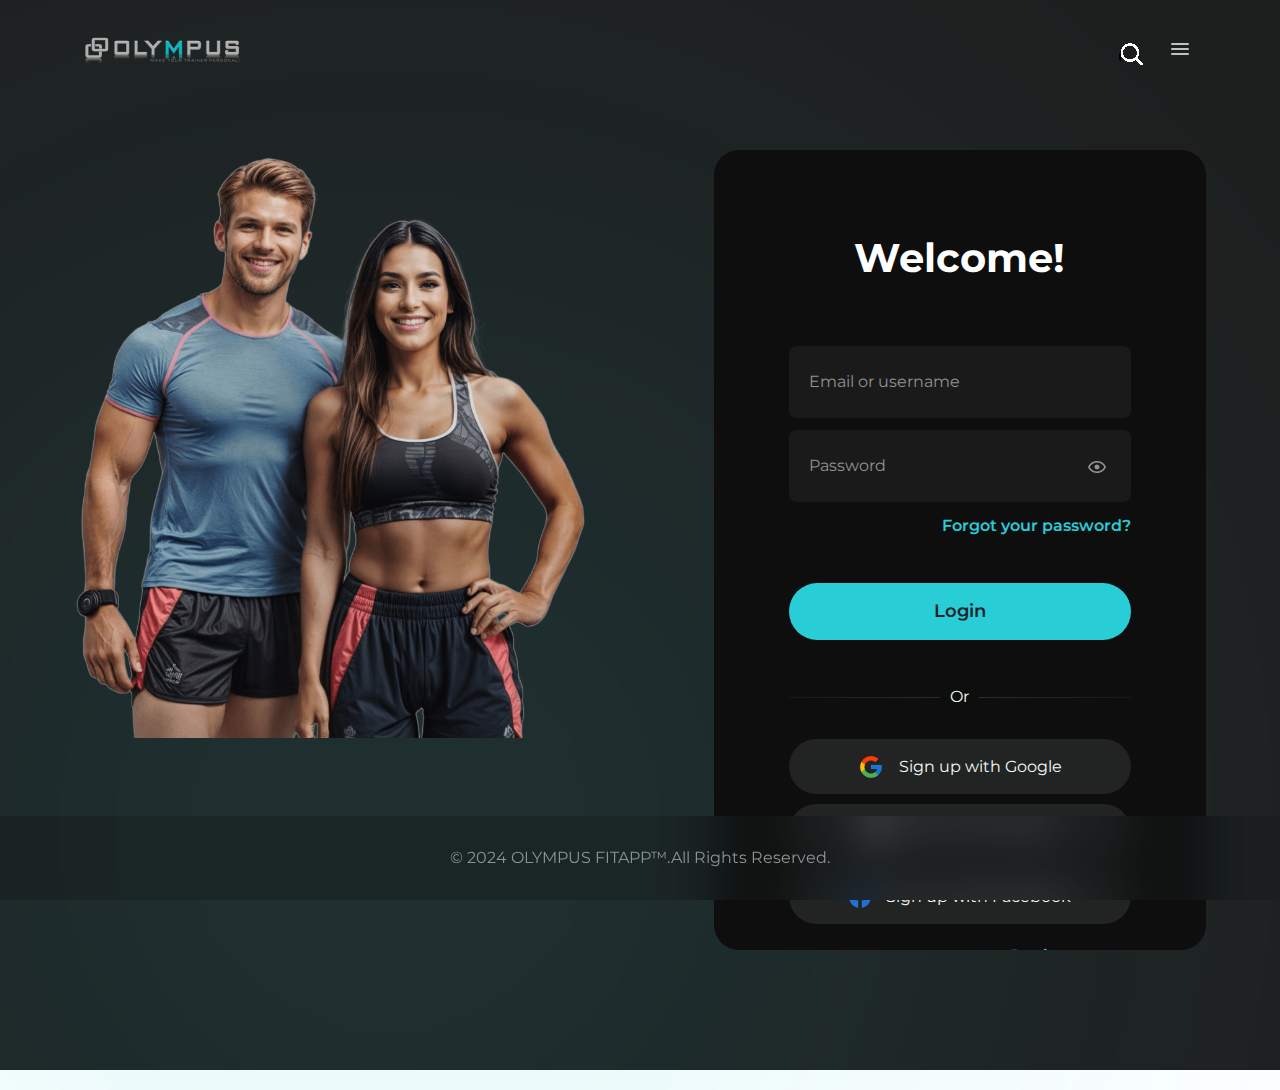
<file: index.html>
<!DOCTYPE html>
<html lang="en">

<head>
    <meta charset="UTF-8">
    <meta name="viewport" content="width=device-width, initial-scale=1.0">
    <link href="https://cdn.jsdelivr.net/npm/bootstrap@5.3.3/dist/css/bootstrap.min.css" rel="stylesheet"
        integrity="sha384-QWTKZyjpPEjISv5WaRU9OFeRpok6YctnYmDr5pNlyT2bRjXh0JMhjY6hW+ALEwIH" crossorigin="anonymous">
    <link rel="stylesheet" href="css/style.css">
    <link rel="stylesheet" href="css/responsive.css">
    <title>Document</title>
</head>

<body>
    <header>
        <div class="header-wrapper">
            <div class="header-logo">
                <a href=""><img src="img/logo.png" alt=""></a>
            </div>
            <div class="header-menu">
                <menu class="">
                    <ul>
                        <li><a href="">Home</a></li>
                        <li><a href="">About Us</a></li>
                        <li><a href="">Personal Training</a></li>
                        <li><a href="">OLYMPUS FITAPP PLUS+</a></li>
                        <li><a href="">PT’s</a></li>
                        <li><a href="">FAQ</a></li>
                        <li><a href="">Community</a></li>
                        <li><a href="">Login</a></li>
                    </ul>
                </menu>
            </div>
            <div class="header-search">
                <img src="img/icon/search-icon.png" alt="">
                <div class="menu-tgl-btn">
                    <div></div>
                    <div></div>
                    <div></div>
                </div>
            </div>
        </div>
    </header>
    <div class="search-box">
        <div class="header-search-bar d-flex align-items-center ">
            <button class="search-close">×</button>
            <div class="container">
                <div class="row justify-content-center">
                    <div class="col-lg-6">
                        <div class="search-bar text-center">
                            <h2 class="search-bar-title mb-30">What are you looking for?</h2>
                            <div class="contact-form-box contact-search-form-box">
                                <form action="#" class="d-flex">
                                    <input type="text" placeholder="Search Here" class="sech-input">
                                    <button type="submit">
                                        <svg style="transform: translateX(-18px);" xmlns="http://www.w3.org/2000/svg"
                                            width="16" height="16" fill="currentColor" class="bi bi-search"
                                            viewBox="0 0 16 16">
                                            <path
                                                d="M11.742 10.344a6.5 6.5 0 1 0-1.397 1.398h-.001q.044.06.098.115l3.85 3.85a1 1 0 0 0 1.415-1.414l-3.85-3.85a1 1 0 0 0-.115-.1zM12 6.5a5.5 5.5 0 1 1-11 0 5.5 5.5 0 0 1 11 0" />
                                        </svg>
                                    </button>
                                </form>
                            </div>
                        </div>
                    </div>
                </div>
            </div>
        </div>
    </div>
    <section class="frm-section">
        <div class="container-fluid">
            <div class="shadow">

            </div>
            <div class="row ">
                <div class="col-xl-6 col-lg-12 ">

                    <div class="lft-img mt-5">
                        <img src="img/img1.png" alt="">
                    </div>
                </div>
                <div class="col-xl-6 col-lg-12 ">
                    <div class="login-frm">
                        <h2 class="frm-heading">Welcome!</h2>
                        <form action="">
                            <div class="input-box">
                                <input type="text" name="text" autocomplete="off" required />
                                <label for="text" class="label-name">
                                    <span class="content-name">
                                        Email or username
                                    </span>
                                </label>
                            </div>
                            <div class="input-box">

                                <input type="password" autocomplete="off" required class="input-password" />
                                <label for="password" class="label-name">
                                    <span class="content-name">
                                        Password
                                    </span>
                                </label>
                                <div class="eye-icon ">
                                    <img src="img/icon/visible.png" alt="">
                                </div>
                            </div>
                            <a href="#" class="form-link text-end">Forgot your password?</a>

                            <button class="btn-blue">Login</button>
                            <div class="social-login">
                                <div class="line"></div>
                                <div>Or</div>
                                <div class="line line2"></div>
                            </div>
                            <div class="social-login-btns">
                                <a href="" class="social-login-btn">
                                    <img src="img/icon/google.png" alt="">
                                    <span>Sign up with Google</span>
                                </a>
                                <a href="" class="social-login-btn">
                                    <img src="img/icon/apple.png" alt="">
                                    <span>Sign up with Apple</span>
                                </a>
                                <a href="" class="social-login-btn">
                                    <img src="img/icon/facebook.png" alt="">
                                    <span>Sign up with Facebook</span>
                                </a>
                            </div>
                            <p class="form-text">Don’t have an account?
                                <a href="#" class="form-link"> Register</a>
                            </p>
                        </form>
                    </div>
                </div>
            </div>
        </div>

        <footer>
            <p>&copy; 2024 OLYMPUS FITAPP™.All Rights Reserved.</p>
        </footer>
    </section>
    <script src="js/script.js"></script>
</body>

</html>
</file>
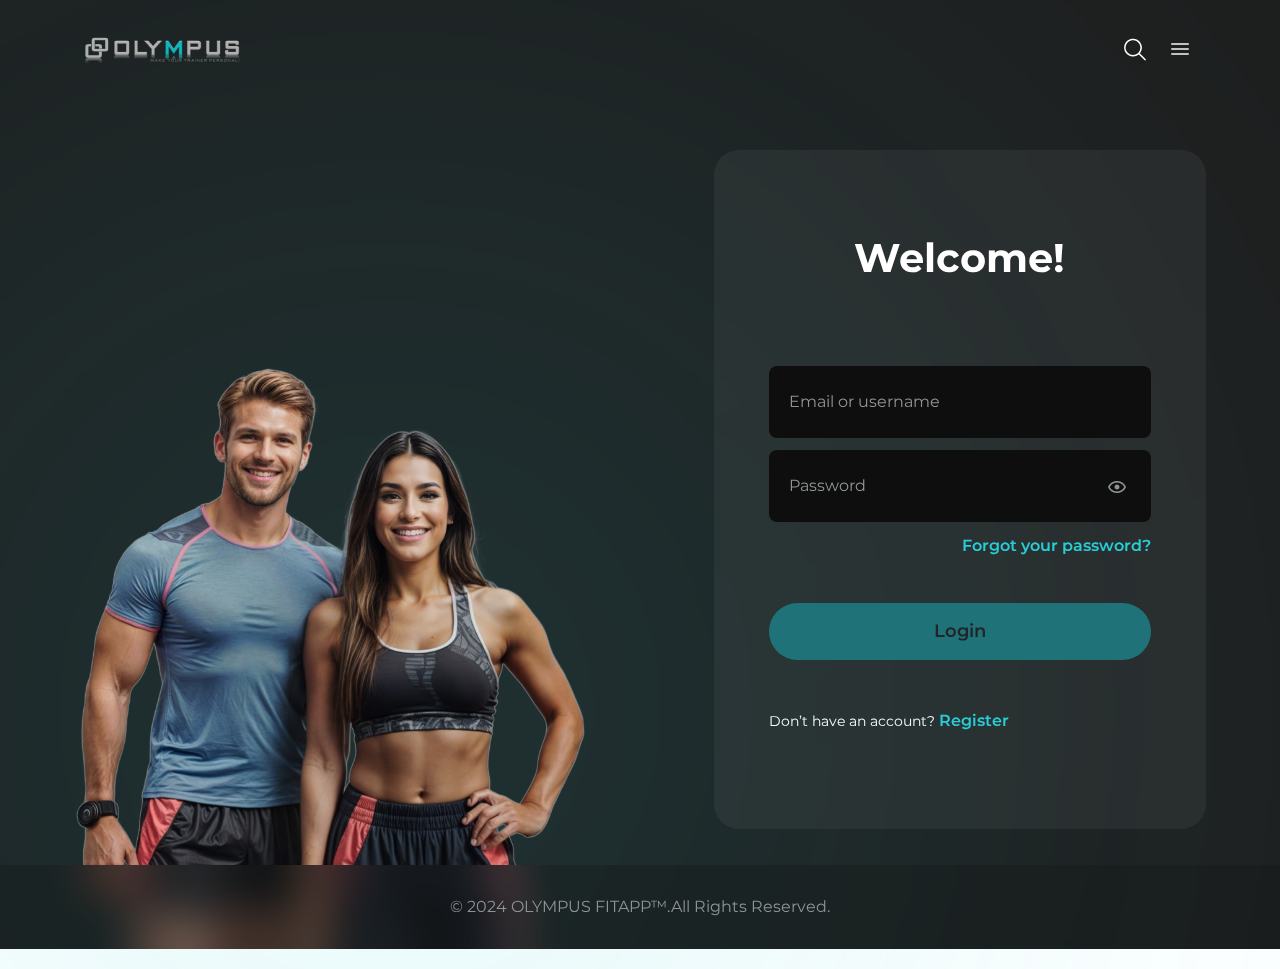
<file: olympus/index.html>
<!DOCTYPE html>
<html lang="en">

<head>
    <meta charset="UTF-8">
    <meta name="viewport" content="width=device-width, initial-scale=1.0">
    <link href="https://cdn.jsdelivr.net/npm/bootstrap@5.3.3/dist/css/bootstrap.min.css" rel="stylesheet"
        integrity="sha384-QWTKZyjpPEjISv5WaRU9OFeRpok6YctnYmDr5pNlyT2bRjXh0JMhjY6hW+ALEwIH" crossorigin="anonymous">
    <link rel="stylesheet" href="css/style.css">
    <link rel="stylesheet" href="css/responsive.css">
    <title>Document</title>
</head>

<body>
    <header>
        <div class="header-wrapper">
            <div class="header-logo">
                <a href=""><img src="img/logo.png" alt=""></a>
            </div>
            <div class="header-menu">
                <menu class="">
                    <ul>
                        <li><a href="">Home</a></li>
                        <li><a href="">About Us</a></li>
                        <li><a href="">Personal Training</a></li>
                        <li><a href="">OLYMPUS FITAPP PLUS+</a></li>
                        <li><a href="">PT’s</a></li>
                        <li><a href="">FAQ</a></li>
                        <li><a href="">Community</a></li>
                        <li><a href="">Login</a></li>
                    </ul>
                </menu>
            </div>
            <div class="header-search">
                <img src="img/icon/search-icon.png" alt="">
                <div class="menu-tgl-btn">
                    <div></div>
                    <div></div>
                    <div></div>
                </div>
            </div>
        </div>
    </header>
    <div class="search-box">
        <div class="header-search-bar d-flex align-items-center ">
            <button class="search-close">×</button>
            <div class="container">
                <div class="row justify-content-center">
                    <div class="col-lg-6">
                        <div class="search-bar text-center">
                            <h2 class="search-bar-title mb-30">What are you looking for?</h2>
                            <div class="contact-form-box contact-search-form-box">
                                <form action="#" class="d-flex">
                                    <input type="text" placeholder="Search Here" class="sech-input">
                                    <button type="submit">
                                        <svg style="transform: translateX(-18px);" xmlns="http://www.w3.org/2000/svg"
                                            width="16" height="16" fill="currentColor" class="bi bi-search"
                                            viewBox="0 0 16 16">
                                            <path
                                                d="M11.742 10.344a6.5 6.5 0 1 0-1.397 1.398h-.001q.044.06.098.115l3.85 3.85a1 1 0 0 0 1.415-1.414l-3.85-3.85a1 1 0 0 0-.115-.1zM12 6.5a5.5 5.5 0 1 1-11 0 5.5 5.5 0 0 1 11 0" />
                                        </svg>
                                    </button>
                                </form>
                            </div>
                        </div>
                    </div>
                </div>
            </div>
        </div>
    </div>
    <section class="frm-section">
        <div class="container-fluid">
            <div class="shadow">

            </div>
            <div class="row align-items-end">
                <div class="col-xl-6 col-lg-12 ">

                    <div class="lft-img">
                        <img src="img/img1.png" alt="">
                    </div>
                </div>
                <div class="col-xl-6 col-lg-12 ">
                    <div class="login-frm">
                        <h2 class="frm-heading">Welcome!</h2>
                        <form action="">
                            <div class="input-box">
                                <input type="text" name="text" autocomplete="off" required />
                                <label for="text" class="label-name">
                                    <span class="content-name">
                                        Email or username
                                    </span>
                                </label>
                            </div>
                            <div class="input-box">

                                <input type="password" autocomplete="off" required class="input-password" />
                                <label for="password" class="label-name">
                                    <span class="content-name">
                                        Password
                                    </span>
                                </label>
                                <div class="eye-icon ">
                                    <img src="img/icon/visible.png" alt="">
                                </div>
                            </div>
                            <a href="#" class="form-link text-end">Forgot your password?</a>

                            <button class="btn-blue">Login</button>
                            <p class="form-text">Don’t have an account?
                                <a href="#" class="form-link"> Register</a>
                            </p>
                        </form>
                    </div>
                </div>
            </div>
        </div>

        <footer>
            <p>&copy; 2024 OLYMPUS FITAPP™.All Rights Reserved.</p>
        </footer>
    </section>
    <script src="js/script.js"></script>
</body>

</html>
</file>
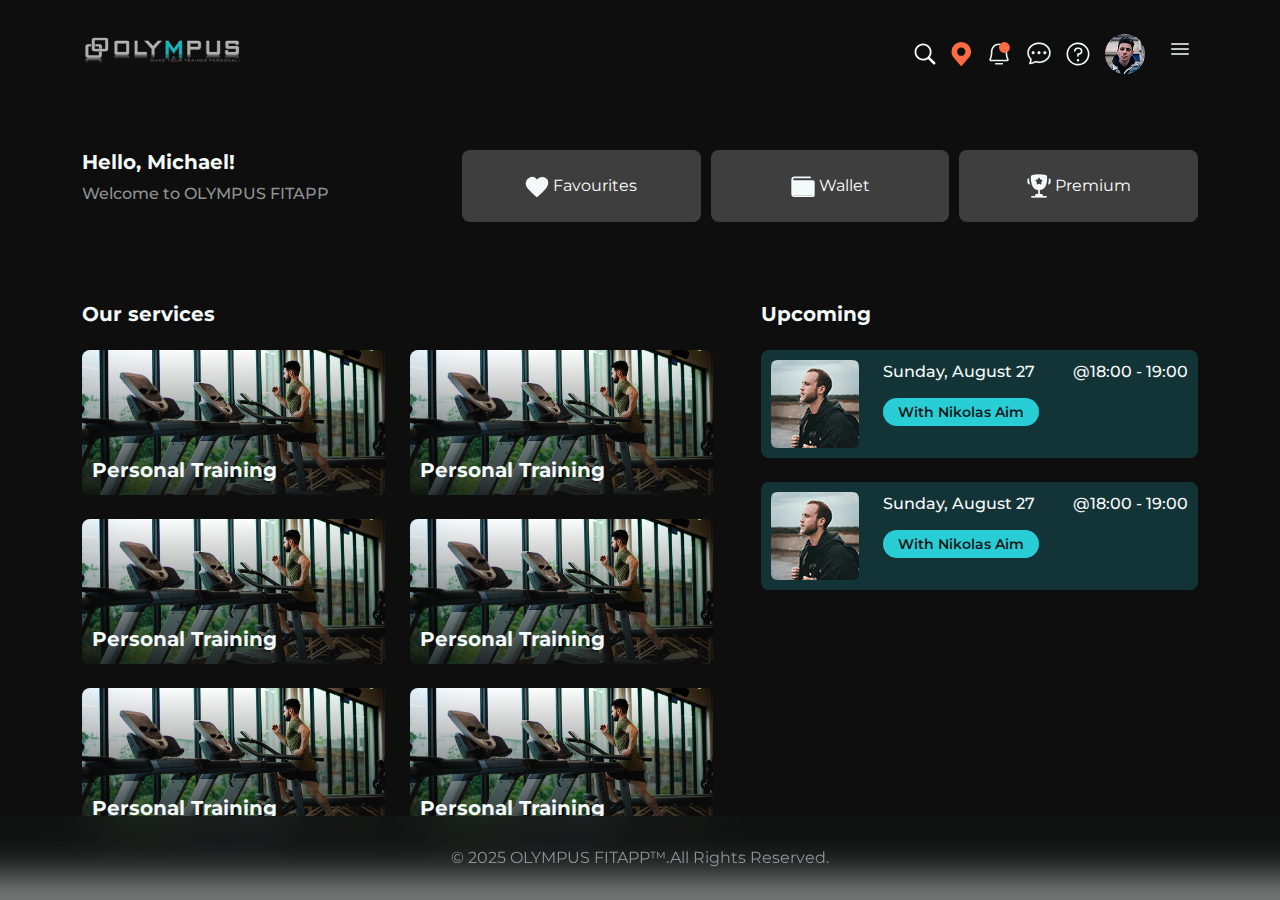
<file: home-default.html>
<!DOCTYPE html>
<html lang="en">

<head>
    <meta charset="UTF-8">
    <meta name="viewport" content="width=device-width, initial-scale=1.0">
    <link href="https://cdn.jsdelivr.net/npm/bootstrap@5.3.3/dist/css/bootstrap.min.css" rel="stylesheet"
        integrity="sha384-QWTKZyjpPEjISv5WaRU9OFeRpok6YctnYmDr5pNlyT2bRjXh0JMhjY6hW+ALEwIH" crossorigin="anonymous">
    <link rel="stylesheet" href="css/style.css">
    <link rel="stylesheet" href="css/responsive.css">
    <title>Home Default</title>
</head>

<body>
    <header class="home-header">
        <div class="header-wrapper">
            <div class="header-logo">
                <a href=""><img src="img/logo.png" alt=""></a>
            </div>
            <div class="header-menu">
                <menu class="">
                    <ul>
                        <li><a href="">Home</a></li>
                        <li><a href="">About Us</a></li>
                        <li><a href="">Personal Training</a></li>
                        <li><a href="">OLYMPUS FITAPP PLUS+</a></li>
                        <li><a href="">PT’s</a></li>
                        <li><a href="">FAQ</a></li>
                        <li><a href="">Community</a></li>
                        <li><a href="">Login</a></li>
                    </ul>
                </menu>
            </div>
            <div class="header-search">

                <div class="icon-inner">
                    <div class="icon-popup close">
                        <div class="Polygon-angel"><img src="img/icon/Polygon-angel.png" alt=""></div>
                        <div class="icon-popup-close">X</div>
                        Have you added all the
                        related addresses?
                    </div>
                    <img src="img/icon/search-ios.svg" alt="">
                </div>
                <img src="img/icon/location.svg" alt="">
                <img src="img/icon/notification.svg" alt="">
                <img src="img/icon/Vector.svg" alt="">
                <img src="img/icon/help.svg" alt="">
                <img class="profile-img rounded-circle" src="img/icon/profile (2).png" alt="">
                <div class="menu-tgl-btn">
                    <div></div>
                    <div></div>
                    <div></div>
                </div>
            </div>

        </div>
    </header>
    <div class="search-box">
        <div class="header-search-bar d-flex align-items-center ">
            <button class="search-close">×</button>
            <div class="container">
                <div class="row justify-content-center">
                    <div class="col-lg-6">
                        <div class="search-bar text-center">
                            <h2 class="search-bar-title mb-30">What are you looking for?</h2>
                            <div class="contact-form-box contact-search-form-box">
                                <form action="#" class="d-flex">
                                    <input type="text" placeholder="Search Here" class="sech-input">
                                    <button type="submit">
                                        <svg style="transform: translateX(-18px);" xmlns="http://www.w3.org/2000/svg"
                                            width="16" height="16" fill="currentColor" class="bi bi-search"
                                            viewBox="0 0 16 16">
                                            <path
                                                d="M11.742 10.344a6.5 6.5 0 1 0-1.397 1.398h-.001q.044.06.098.115l3.85 3.85a1 1 0 0 0 1.415-1.414l-3.85-3.85a1 1 0 0 0-.115-.1zM12 6.5a5.5 5.5 0 1 1-11 0 5.5 5.5 0 0 1 11 0" />
                                        </svg>
                                    </button>
                                </form>
                            </div>
                        </div>
                    </div>
                </div>
            </div>
        </div>
    </div>
    <section class="wishlist-section">
        <div class="container">
            <div class="row align-items-center">
                <div class="col-xl-4 col-lg-12">
                    <h3 class="title ">Hello, Michael!</h3>
                    <p class="sub-title">Welcome to OLYMPUS FITAPP</p>
                </div>
                <div class="col-xl-8 col-lg-12">
                    <div class="wish-list-btns">
                        <button>
                            <img src="img/icon/heart.svg" alt="">
                            Favourites
                        </button>
                        <button>
                            <img src="img/icon/wallet.svg" alt="">
                            Wallet
                        </button>
                        <button>
                            <img src="img/icon/tropy-fill.png" alt="">
                            Premium
                        </button>
                    </div>
                </div>
            </div>
        </div>
    </section>
    <section class="upcoming-section py-5">
        <div class="container upcoming-content">
            <div class="row gx-5">
                <div class="col-xl-7 col-lg-12 ">
                    <h3 class="title mb-4">Our services </h3>
                    <div class="row gy-4">
                        <div class="col-xl-6">
                            <div class="gym-img-inner ">
                                <span class="title">Personal Training</span>
                                <img src="img/IMG-gym.png" class="img-fluid" alt="">
                            </div>
                        </div>
                        <div class="col-xl-6">
                            <div class="gym-img-inner ">
                                <span class="title">Personal Training</span>
                                <img src="img/IMG-gym.png" class="img-fluid" alt="">
                            </div>
                        </div>
                        <div class="col-xl-6">
                            <div class="gym-img-inner ">
                                <span class="title">Personal Training</span>
                                <img src="img/IMG-gym.png" class="img-fluid" alt="">
                            </div>
                        </div>
                        <div class="col-xl-6">
                            <div class="gym-img-inner ">
                                <span class="title">Personal Training</span>
                                <img src="img/IMG-gym.png" class="img-fluid" alt="">
                            </div>
                        </div>
                        <div class="col-xl-6">
                            <div class="gym-img-inner ">
                                <span class="title">Personal Training</span>
                                <img src="img/IMG-gym.png" class="img-fluid" alt="">
                            </div>
                        </div>
                        <div class="col-xl-6">
                            <div class="gym-img-inner ">
                                <span class="title">Personal Training</span>
                                <img src="img/IMG-gym.png" class="img-fluid" alt="">
                            </div>
                        </div>
                    </div>

                </div>
                <div class="col-xl-5 col-lg-12 ">
                    <h3 class="title mb-4">Upcoming </h3>
                    <div class="up-cart sub-title d-flex justify-content-between">
                        <div class="cart-info d-flex gap-4">
                            <div class="cart-img">
                                <img src="img/Profile-Picture.png" alt="">
                            </div>
                            <div class="cart-date">
                                <p class="sub-title text-light">Sunday, August 27</p>
                                <a href="">With Nikolas Aim</a>
                            </div>
                        </div>
                        <div class="cart-time text-light">@18:00 - 19:00</div>
                    </div>
                    <div class="up-cart sub-title d-flex justify-content-between mt-4">
                        <div class="cart-info d-flex gap-4">
                            <div class="cart-img">
                                <img src="img/Profile-Picture.png" alt="">
                            </div>
                            <div class="cart-date">
                                <p class="sub-title text-light">Sunday, August 27</p>
                                <a href="">With Nikolas Aim</a>
                            </div>
                        </div>
                        <div class="cart-time text-light">@18:00 - 19:00</div>
                    </div>
                </div>
            </div>
        </div>
        <footer>
            <p>&copy; 2025 OLYMPUS FITAPP™.All Rights Reserved.</p>
        </footer>
    </section>
    <script src="js/script.js"></script>
</body>

</html>
</file>
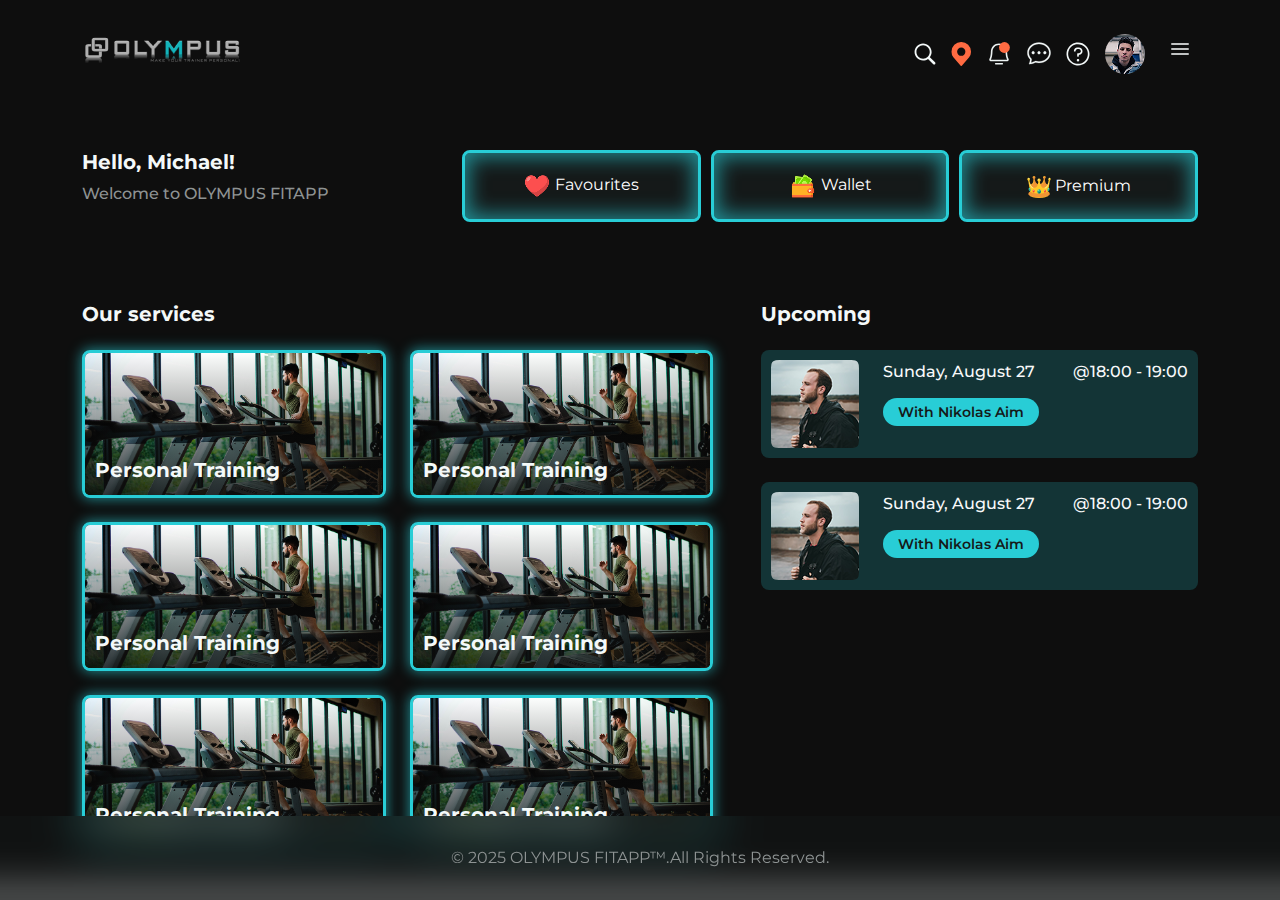
<file: home-premium.html>
<!DOCTYPE html>
<html lang="en">

<head>
    <meta charset="UTF-8">
    <meta name="viewport" content="width=device-width, initial-scale=1.0">
    <link href="https://cdn.jsdelivr.net/npm/bootstrap@5.3.3/dist/css/bootstrap.min.css" rel="stylesheet"
        integrity="sha384-QWTKZyjpPEjISv5WaRU9OFeRpok6YctnYmDr5pNlyT2bRjXh0JMhjY6hW+ALEwIH" crossorigin="anonymous">
    <link rel="stylesheet" href="css/style.css">
    <link rel="stylesheet" href="css/responsive.css">
    <title>Home Premium</title>
</head>

<body>
    <header class="home-header">
        <div class="header-wrapper">
            <div class="header-logo">
                <a href=""><img src="img/logo.png" alt=""></a>
            </div>
            <div class="header-menu">
                <menu class="">
                    <ul>
                        <li><a href="">Home</a></li>
                        <li><a href="">About Us</a></li>
                        <li><a href="">Personal Training</a></li>
                        <li><a href="">OLYMPUS FITAPP PLUS+</a></li>
                        <li><a href="">PT’s</a></li>
                        <li><a href="">FAQ</a></li>
                        <li><a href="">Community</a></li>
                        <li><a href="">Login</a></li>
                    </ul>
                </menu>
            </div>
            <div class="header-search">

                <div class="icon-inner">
                    <div class="icon-popup close">
                        <div class="Polygon-angel"><img src="img/icon/Polygon-angel.png" alt=""></div>
                        <div class="icon-popup-close">X</div>
                        Have you added all the
                        related addresses?
                    </div>
                    <img src="img/icon/search-ios.svg" alt="">
                </div>
                <img src="img/icon/location.svg" alt="">
                <img src="img/icon/notification.svg" alt="">
                <img src="img/icon/Vector.svg" alt="">
                <img src="img/icon/help.svg" alt="">
                <img class="profile-img rounded-circle" src="img/icon/profile (2).png" alt="">
                <div class="menu-tgl-btn">
                    <div></div>
                    <div></div>
                    <div></div>
                </div>
            </div>

        </div>
    </header>
    <div class="search-box">
        <div class="header-search-bar d-flex align-items-center ">
            <button class="search-close">×</button>
            <div class="container">
                <div class="row justify-content-center">
                    <div class="col-lg-6">
                        <div class="search-bar text-center">
                            <h2 class="search-bar-title mb-30">What are you looking for?</h2>
                            <div class="contact-form-box contact-search-form-box">
                                <form action="#" class="d-flex">
                                    <input type="text" placeholder="Search Here" class="sech-input">
                                    <button type="submit">
                                        <svg style="transform: translateX(-18px);" xmlns="http://www.w3.org/2000/svg"
                                            width="16" height="16" fill="currentColor" class="bi bi-search"
                                            viewBox="0 0 16 16">
                                            <path
                                                d="M11.742 10.344a6.5 6.5 0 1 0-1.397 1.398h-.001q.044.06.098.115l3.85 3.85a1 1 0 0 0 1.415-1.414l-3.85-3.85a1 1 0 0 0-.115-.1zM12 6.5a5.5 5.5 0 1 1-11 0 5.5 5.5 0 0 1 11 0" />
                                        </svg>
                                    </button>
                                </form>
                            </div>
                        </div>
                    </div>
                </div>
            </div>
        </div>
    </div>
    <section class="wishlist-section">
        <div class="container">
            <div class="row align-items-center">
                <div class="col-xl-4 col-lg-12">
                    <h3 class="title ">Hello, Michael!</h3>
                    <p class="sub-title">Welcome to OLYMPUS FITAPP</p>
                </div>
                <div class="col-xl-8 col-lg-12">
                    <div class="wish-list-btns">
                        <button class="gym-img-inner-p-inset">
                            <img src="img/icon/heart-co.png" alt="">
                            Favourites
                        </button>
                        <button class="gym-img-inner-p-inset">
                            <img src="img/icon/wallet-color.png" alt="">
                            Wallet
                        </button>
                        <button class="gym-img-inner-p-inset">
                            <img src="img/icon/crown-co.png" alt="">
                            Premium
                        </button>
                    </div>
                </div>
            </div>
        </div>
    </section>
    <section class="upcoming-section py-5">
        <div class="container upcoming-content">
            <div class="row gx-5">
                <div class="col-xl-7 col-lg-12 ">
                    <h3 class="title mb-4">Our services </h3>
                    <div class="row gy-4">
                        <div class="col-xl-6">
                            <div class="gym-img-inner gym-img-inner-p">
                                <span class="title">Personal Training</span>
                                <img src="img/IMG-gym.png" class="img-fluid" alt="">
                            </div>
                        </div>
                        <div class="col-xl-6">
                            <div class="gym-img-inner gym-img-inner-p">
                                <span class="title">Personal Training</span>
                                <img src="img/IMG-gym.png" class="img-fluid" alt="">
                            </div>
                        </div>
                        <div class="col-xl-6">
                            <div class="gym-img-inner gym-img-inner-p">
                                <span class="title">Personal Training</span>
                                <img src="img/IMG-gym.png" class="img-fluid" alt="">
                            </div>
                        </div>
                        <div class="col-xl-6">
                            <div class="gym-img-inner gym-img-inner-p">
                                <span class="title">Personal Training</span>
                                <img src="img/IMG-gym.png" class="img-fluid" alt="">
                            </div>
                        </div>
                        <div class="col-xl-6">
                            <div class="gym-img-inner gym-img-inner-p">
                                <span class="title">Personal Training</span>
                                <img src="img/IMG-gym.png" class="img-fluid" alt="">
                            </div>
                        </div>
                        <div class="col-xl-6">
                            <div class="gym-img-inner gym-img-inner-p">
                                <span class="title">Personal Training</span>
                                <img src="img/IMG-gym.png" class="img-fluid" alt="">
                            </div>
                        </div>
                    </div>

                </div>
                <div class="col-xl-5 col-lg-12 ">
                    <h3 class="title mb-4">Upcoming </h3>
                    <div class="up-cart sub-title d-flex justify-content-between">
                        <div class="cart-info d-flex gap-4">
                            <div class="cart-img">
                                <img src="img/Profile-Picture.png" alt="">
                            </div>
                            <div class="cart-date">
                                <p class="sub-title text-light">Sunday, August 27</p>
                                <a href="">With Nikolas Aim</a>
                            </div>
                        </div>
                        <div class="cart-time text-light">@18:00 - 19:00</div>
                    </div>
                    <div class="up-cart sub-title d-flex justify-content-between mt-4">
                        <div class="cart-info d-flex gap-4">
                            <div class="cart-img">
                                <img src="img/Profile-Picture.png" alt="">
                            </div>
                            <div class="cart-date">
                                <p class="sub-title text-light">Sunday, August 27</p>
                                <a href="">With Nikolas Aim</a>
                            </div>
                        </div>
                        <div class="cart-time text-light">@18:00 - 19:00</div>
                    </div>
                </div>
            </div>
        </div>
        <footer>
            <p>&copy; 2025 OLYMPUS FITAPP™.All Rights Reserved.</p>
        </footer>
    </section>
    <script src="js/script.js"></script>
</body>

</html>
</file>
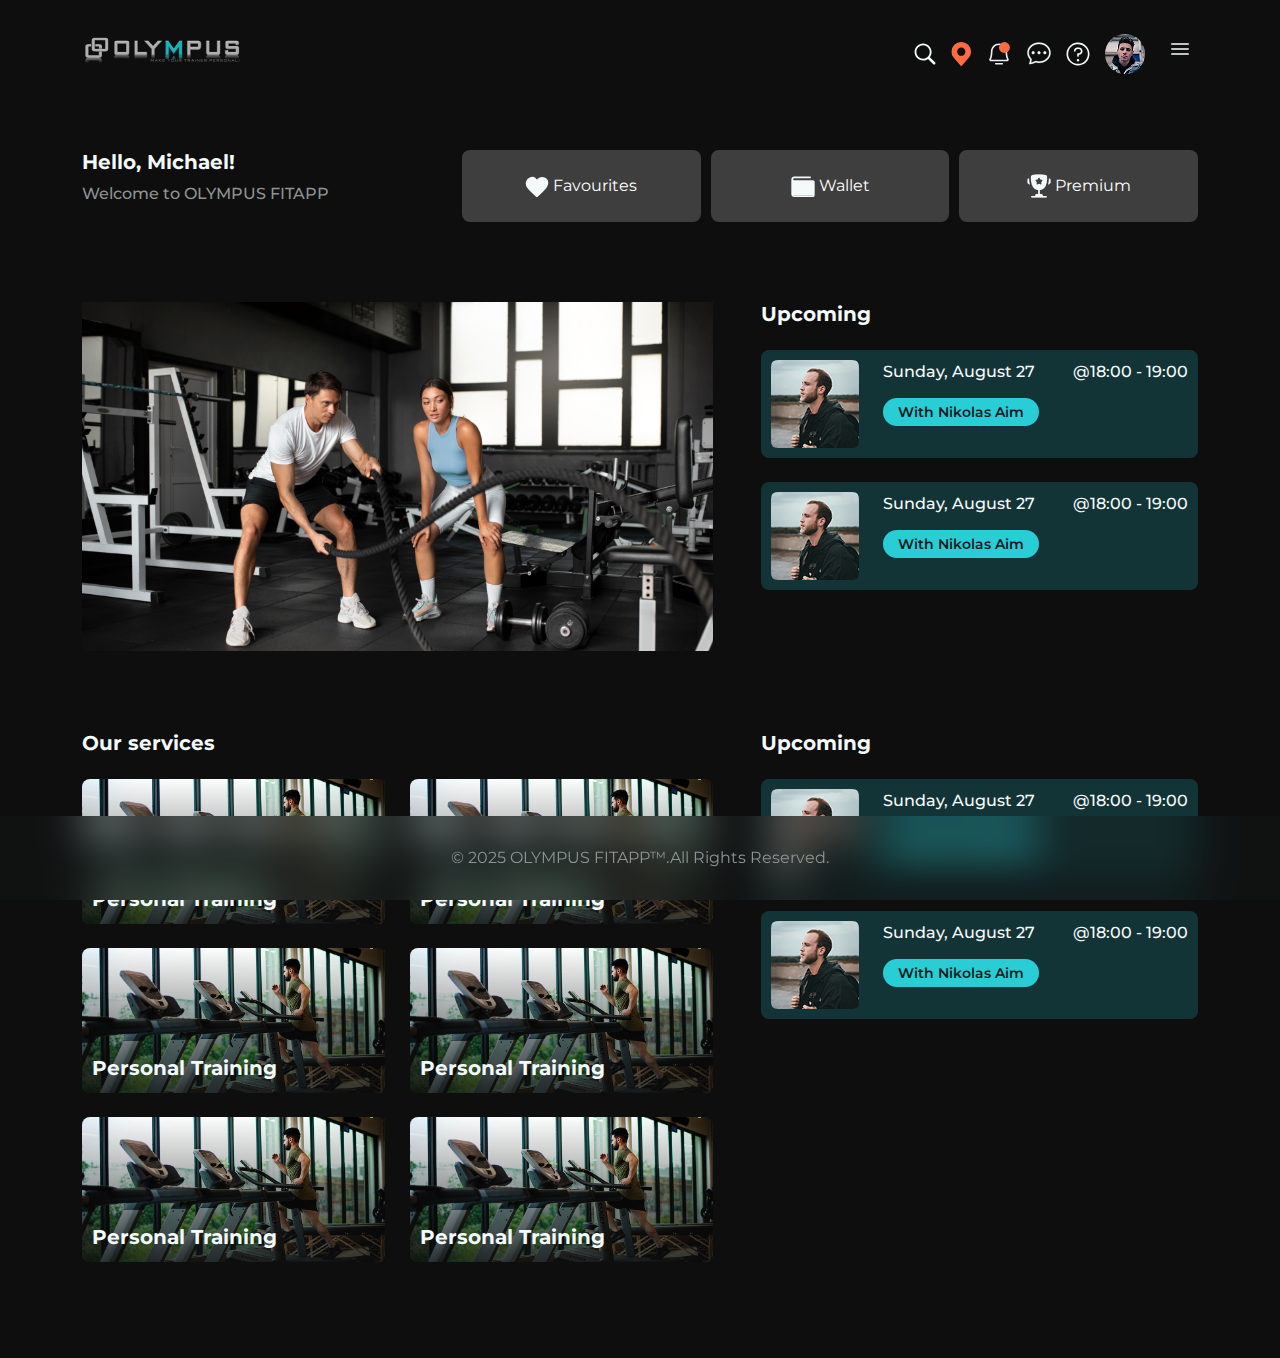
<file: home.html>
<!DOCTYPE html>
<html lang="en">

<head>
    <meta charset="UTF-8">
    <meta name="viewport" content="width=device-width, initial-scale=1.0">
    <link href="https://cdn.jsdelivr.net/npm/bootstrap@5.3.3/dist/css/bootstrap.min.css" rel="stylesheet"
        integrity="sha384-QWTKZyjpPEjISv5WaRU9OFeRpok6YctnYmDr5pNlyT2bRjXh0JMhjY6hW+ALEwIH" crossorigin="anonymous">
    <link rel="stylesheet" href="css/style.css">
    <link rel="stylesheet" href="css/responsive.css">
    <title>Home</title>
</head>

<body>
    <header class="home-header">
        <div class="header-wrapper">
            <div class="header-logo">
                <a href=""><img src="img/logo.png" alt=""></a>
            </div>
            <div class="header-menu">
                <menu class="">
                    <ul>
                        <li><a href="">Home</a></li>
                        <li><a href="">About Us</a></li>
                        <li><a href="">Personal Training</a></li>
                        <li><a href="">OLYMPUS FITAPP PLUS+</a></li>
                        <li><a href="">PT’s</a></li>
                        <li><a href="">FAQ</a></li>
                        <li><a href="">Community</a></li>
                        <li><a href="">Login</a></li>
                    </ul>
                </menu>
            </div>
            <div class="header-search">

                <div class="icon-inner">
                    <div class="icon-popup close">
                        <div class="Polygon-angel"><img src="img/icon/Polygon-angel.png" alt=""></div>
                        <div class="icon-popup-close">X</div>
                        Have you added all the
                        related addresses?
                    </div>
                    <img src="img/icon/search-ios.svg" alt="">
                </div>
                <img src="img/icon/location.svg" alt="">
                <img src="img/icon/notification.svg" alt="">
                <img src="img/icon/Vector.svg" alt="">
                <img src="img/icon/help.svg" alt="">
                <img class="profile-img rounded-circle" src="img/icon/profile (2).png" alt="">
                <div class="menu-tgl-btn">
                    <div></div>
                    <div></div>
                    <div></div>
                </div>
            </div>

        </div>
    </header>
    <div class="search-box">
        <div class="header-search-bar d-flex align-items-center ">
            <button class="search-close">×</button>
            <div class="container">
                <div class="row justify-content-center">
                    <div class="col-lg-6">
                        <div class="search-bar text-center">
                            <h2 class="search-bar-title mb-30">What are you looking for?</h2>
                            <div class="contact-form-box contact-search-form-box">
                                <form action="#" class="d-flex">
                                    <input type="text" placeholder="Search Here" class="sech-input">
                                    <button type="submit">
                                        <svg style="transform: translateX(-18px);" xmlns="http://www.w3.org/2000/svg"
                                            width="16" height="16" fill="currentColor" class="bi bi-search"
                                            viewBox="0 0 16 16">
                                            <path
                                                d="M11.742 10.344a6.5 6.5 0 1 0-1.397 1.398h-.001q.044.06.098.115l3.85 3.85a1 1 0 0 0 1.415-1.414l-3.85-3.85a1 1 0 0 0-.115-.1zM12 6.5a5.5 5.5 0 1 1-11 0 5.5 5.5 0 0 1 11 0" />
                                        </svg>
                                    </button>
                                </form>
                            </div>
                        </div>
                    </div>
                </div>
            </div>
        </div>
    </div>
    <section class="wishlist-section">
        <div class="container">
            <div class="row align-items-center">
                <div class="col-xl-4 col-lg-12">
                    <h3 class="title ">Hello, Michael!</h3>
                    <p class="sub-title">Welcome to OLYMPUS FITAPP</p>
                </div>
                <div class="col-xl-8 col-lg-12">
                    <div class="wish-list-btns">
                        <button>
                            <img src="img/icon/heart.svg" alt="">
                            Favourites
                        </button>
                        <button>
                            <img src="img/icon/wallet.svg" alt="">
                            Wallet
                        </button>
                        <button>
                            <img src="img/icon/tropy-fill.png" alt="">
                            Premium
                        </button>
                    </div>
                </div>
            </div>
        </div>
    </section>
    <section class="upcoming-section  py-5">
        <div class="container">
            <div class="row gx-5">
                <div class="col-xl-7 col-lg-12 ">
                    <img src="img/video.png" class="img-fluid" alt="">
                </div>
                <div class="col-xl-5 col-lg-12 ">
                    <h3 class="title mb-4">Upcoming </h3>
                    <div class="up-cart sub-title d-flex justify-content-between">
                        <div class="cart-info d-flex gap-4">
                            <div class="cart-img">
                                <img src="img/Profile-Picture.png" alt="">
                            </div>
                            <div class="cart-date">
                                <p class="sub-title text-light">Sunday, August 27</p>
                                <a href="">With Nikolas Aim</a>
                            </div>
                        </div>
                        <div class="cart-time text-light">@18:00 - 19:00</div>
                    </div>
                    <div class="up-cart sub-title d-flex justify-content-between mt-4">
                        <div class="cart-info d-flex gap-4">
                            <div class="cart-img">
                                <img src="img/Profile-Picture.png" alt="">
                            </div>
                            <div class="cart-date">
                                <p class="sub-title text-light">Sunday, August 27</p>
                                <a href="">With Nikolas Aim</a>
                            </div>
                        </div>
                        <div class="cart-time text-light">@18:00 - 19:00</div>
                    </div>
                </div>
            </div>
        </div>
        <section class="upcoming-section py-5">
            <div class="container upcoming-content">
                <div class="row gx-5">
                    <div class="col-xl-7 col-lg-12 ">
                        <h3 class="title mb-4">Our services </h3>
                        <div class="row gy-4">
                            <div class="col-xl-6">
                                <div class="gym-img-inner ">
                                    <span class="title">Personal Training</span>
                                    <img src="img/IMG-gym.png" class="img-fluid" alt="">
                                </div>
                            </div>
                            <div class="col-xl-6">
                                <div class="gym-img-inner ">
                                    <span class="title">Personal Training</span>
                                    <img src="img/IMG-gym.png" class="img-fluid" alt="">
                                </div>
                            </div>
                            <div class="col-xl-6">
                                <div class="gym-img-inner ">
                                    <span class="title">Personal Training</span>
                                    <img src="img/IMG-gym.png" class="img-fluid" alt="">
                                </div>
                            </div>
                            <div class="col-xl-6">
                                <div class="gym-img-inner ">
                                    <span class="title">Personal Training</span>
                                    <img src="img/IMG-gym.png" class="img-fluid" alt="">
                                </div>
                            </div>
                            <div class="col-xl-6">
                                <div class="gym-img-inner ">
                                    <span class="title">Personal Training</span>
                                    <img src="img/IMG-gym.png" class="img-fluid" alt="">
                                </div>
                            </div>
                            <div class="col-xl-6">
                                <div class="gym-img-inner ">
                                    <span class="title">Personal Training</span>
                                    <img src="img/IMG-gym.png" class="img-fluid" alt="">
                                </div>
                            </div>
                        </div>

                    </div>
                    <div class="col-xl-5 col-lg-12 ">
                        <h3 class="title mb-4">Upcoming </h3>
                        <div class="up-cart sub-title d-flex justify-content-between">
                            <div class="cart-info d-flex gap-4">
                                <div class="cart-img">
                                    <img src="img/Profile-Picture.png" alt="">
                                </div>
                                <div class="cart-date">
                                    <p class="sub-title text-light">Sunday, August 27</p>
                                    <a href="">With Nikolas Aim</a>
                                </div>
                            </div>
                            <div class="cart-time text-light">@18:00 - 19:00</div>
                        </div>
                        <div class="up-cart sub-title d-flex justify-content-between mt-4">
                            <div class="cart-info d-flex gap-4">
                                <div class="cart-img">
                                    <img src="img/Profile-Picture.png" alt="">
                                </div>
                                <div class="cart-date">
                                    <p class="sub-title text-light">Sunday, August 27</p>
                                    <a href="">With Nikolas Aim</a>
                                </div>
                            </div>
                            <div class="cart-time text-light">@18:00 - 19:00</div>
                        </div>
                    </div>
                </div>
            </div>

        </section>
        <footer>
            <p>&copy; 2025 OLYMPUS FITAPP™.All Rights Reserved.</p>
        </footer>
    </section>

    <script src="js/script.js"></script>
</body>

</html>
</file>
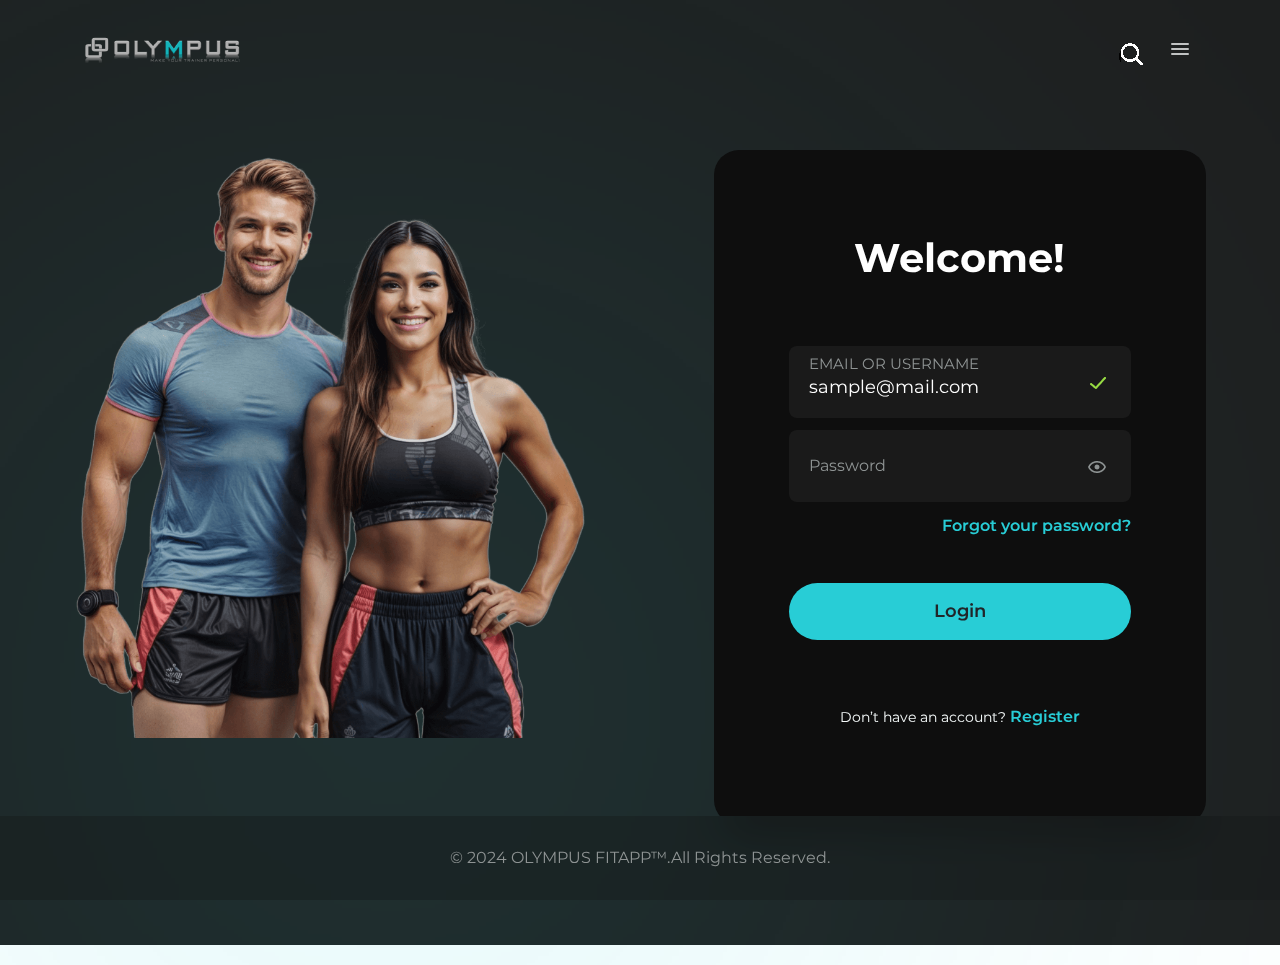
<file: login-fail.html>
<!DOCTYPE html>
<html lang="en">

<head>
    <meta charset="UTF-8">
    <meta name="viewport" content="width=device-width, initial-scale=1.0">
    <link href="https://cdn.jsdelivr.net/npm/bootstrap@5.3.3/dist/css/bootstrap.min.css" rel="stylesheet"
        integrity="sha384-QWTKZyjpPEjISv5WaRU9OFeRpok6YctnYmDr5pNlyT2bRjXh0JMhjY6hW+ALEwIH" crossorigin="anonymous">
    <link rel="stylesheet" href="css/style.css">
    <link rel="stylesheet" href="css/responsive.css">
    <title>Login Fail</title>
</head>

<body>
    <header>
        <div class="header-wrapper">
            <div class="header-logo">
                <a href=""><img src="img/logo.png" alt=""></a>
            </div>
            <div class="header-menu">
                <menu class="">
                    <ul>
                        <li><a href="">Home</a></li>
                        <li><a href="">About Us</a></li>
                        <li><a href="">Personal Training</a></li>
                        <li><a href="">OLYMPUS FITAPP PLUS+</a></li>
                        <li><a href="">PT’s</a></li>
                        <li><a href="">FAQ</a></li>
                        <li><a href="">Community</a></li>
                        <li class="active"><a href="">Login</a></li>
                    </ul>
                </menu>
            </div>
            <div class="header-search">
                <img src="img/icon/search-icon.png" alt="">
                <div class="menu-tgl-btn">
                    <div></div>
                    <div></div>
                    <div></div>
                </div>
            </div>
        </div>
    </header>
    <div class="search-box">
        <div class="header-search-bar d-flex align-items-center ">
            <button class="search-close">×</button>
            <div class="container">
                <div class="row justify-content-center">
                    <div class="col-lg-6">
                        <div class="search-bar text-center">
                            <h2 class="search-bar-title mb-30">What are you looking for?</h2>
                            <div class="contact-form-box contact-search-form-box">
                                <form action="#" class="d-flex">
                                    <input type="text" placeholder="Search Here" class="sech-input">
                                    <button type="submit">
                                        <svg style="transform: translateX(-18px);" xmlns="http://www.w3.org/2000/svg"
                                            width="16" height="16" fill="currentColor" class="bi bi-search"
                                            viewBox="0 0 16 16">
                                            <path
                                                d="M11.742 10.344a6.5 6.5 0 1 0-1.397 1.398h-.001q.044.06.098.115l3.85 3.85a1 1 0 0 0 1.415-1.414l-3.85-3.85a1 1 0 0 0-.115-.1zM12 6.5a5.5 5.5 0 1 1-11 0 5.5 5.5 0 0 1 11 0" />
                                        </svg>
                                    </button>
                                </form>
                            </div>
                        </div>
                    </div>
                </div>
            </div>
        </div>
    </div>
    <section class="frm-section">
        <div class="container-fluid">
            <div class="shadow">

            </div>
            <div class="row ">
                <div class="col-xl-6 col-lg-12 ">

                    <div class="lft-img mt-5">
                        <img src="img/img1.png" alt="">
                    </div>
                </div>
                <div class="col-xl-6 col-lg-12 ">
                    <div class="login-frm">
                        <h2 class="frm-heading">Welcome!</h2>
                        <form action="">
                            <div class="input-box">
                                <input type="text" name="text" autocomplete="off" required value="sample@mail.com" />
                                <label for="text" class="label-name">
                                    <span class="content-name">
                                        Email or username
                                    </span>
                                </label>
                                <div class="check-icon ">
                                    <img src="img/icon/check-ios.png" alt="">
                                </div>
                            </div>
                            <div class="input-box">

                                <input type="password" autocomplete="off" required class="input-password" />
                                <label for="password" class="label-name">
                                    <span class="content-name">
                                        Password
                                    </span>
                                </label>
                                <div class="eye-icon ">
                                    <img src="img/icon/visible.png" alt="">
                                </div>
                            </div>
                            <a href="#" class="form-link text-end">Forgot your password?</a>

                            <button class="btn-blue">Login</button>
                            <p class="form-text">Don’t have an account?
                                <a href="#" class="form-link"> Register</a>
                            </p>
                        </form>
                    </div>
                </div>
            </div>
        </div>

        <footer>
            <p>&copy; 2024 OLYMPUS FITAPP™.All Rights Reserved.</p>
        </footer>
    </section>
    <script src="js/script.js"></script>
</body>

</html>
</file>
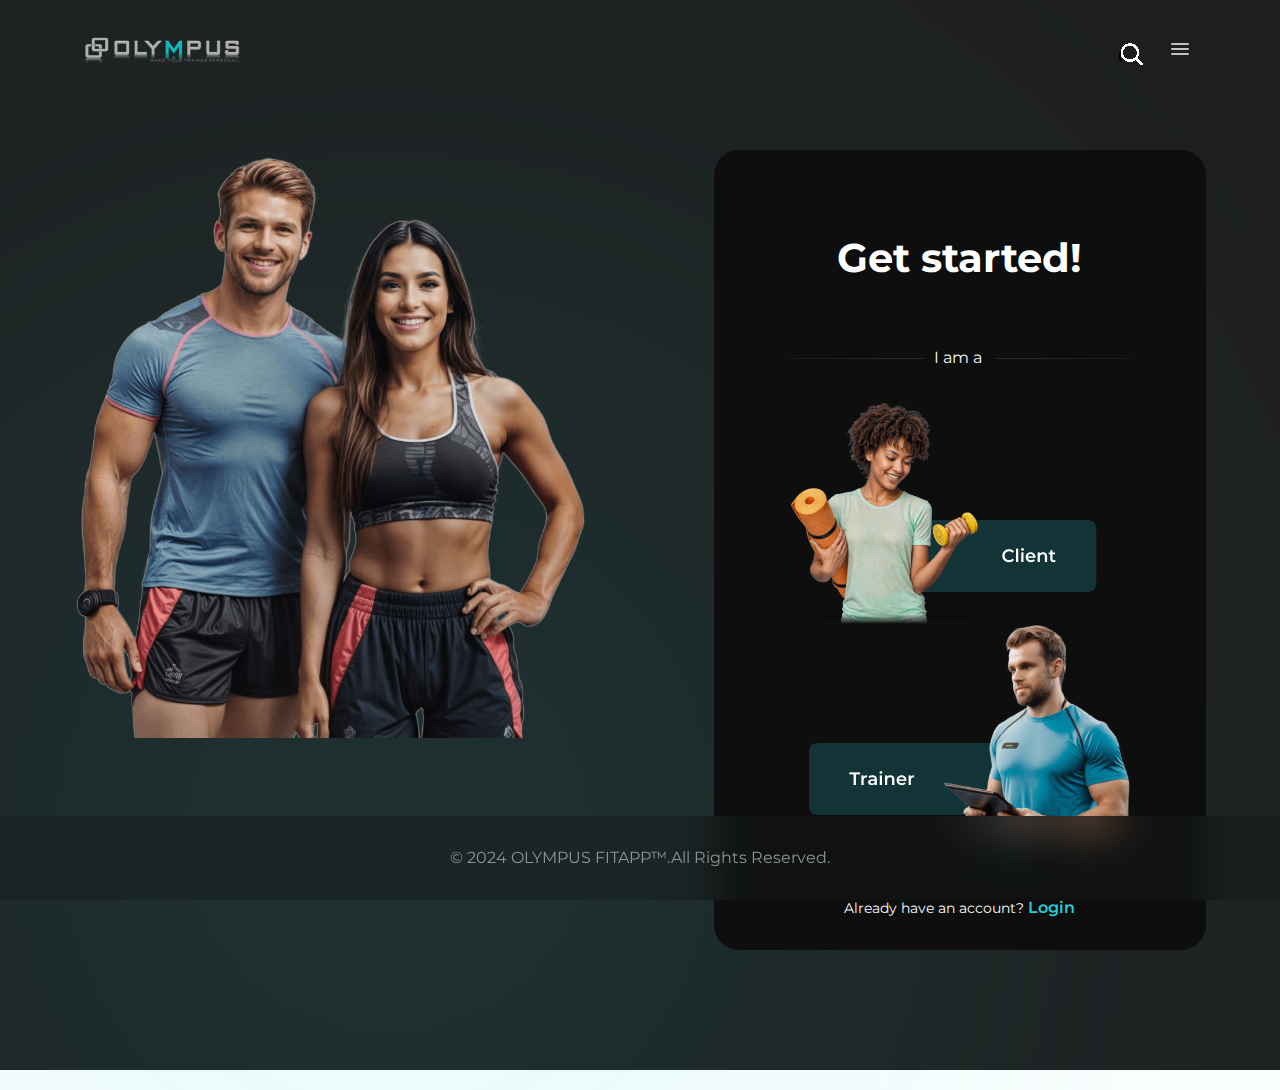
<file: registration-choose.html>
<!DOCTYPE html>
<html lang="en">

<head>
    <meta charset="UTF-8">
    <meta name="viewport" content="width=device-width, initial-scale=1.0">
    <link href="https://cdn.jsdelivr.net/npm/bootstrap@5.3.3/dist/css/bootstrap.min.css" rel="stylesheet"
        integrity="sha384-QWTKZyjpPEjISv5WaRU9OFeRpok6YctnYmDr5pNlyT2bRjXh0JMhjY6hW+ALEwIH" crossorigin="anonymous">
    <link rel="stylesheet" href="css/style.css">
    <link rel="stylesheet" href="css/responsive.css">
    <title>Registration Choose</title>
</head>

<body>
    <header>
        <div class="header-wrapper">
            <div class="header-logo">
                <a href=""><img src="img/logo.png" alt=""></a>
            </div>
            <div class="header-menu">
                <menu class="">
                    <ul>
                        <li><a href="">Home</a></li>
                        <li><a href="">About Us</a></li>
                        <li><a href="">Personal Training</a></li>
                        <li><a href="">OLYMPUS FITAPP PLUS+</a></li>
                        <li><a href="">PT’s</a></li>
                        <li><a href="">FAQ</a></li>
                        <li><a href="">Community</a></li>
                        <li><a href="">Login</a></li>
                    </ul>
                </menu>
            </div>
            <div class="header-search">
                <img src="img/icon/search-icon.png" alt="">
                <div class="menu-tgl-btn">
                    <div></div>
                    <div></div>
                    <div></div>
                </div>
            </div>
        </div>
    </header>
    <div class="search-box">
        <div class="header-search-bar d-flex align-items-center ">
            <button class="search-close">×</button>
            <div class="container">
                <div class="row justify-content-center">
                    <div class="col-lg-6">
                        <div class="search-bar text-center">
                            <h2 class="search-bar-title mb-30">What are you looking for?</h2>
                            <div class="contact-form-box contact-search-form-box">
                                <form action="#" class="d-flex">
                                    <input type="text" placeholder="Search Here" class="sech-input">
                                    <button type="submit">
                                        <svg style="transform: translateX(-18px);" xmlns="http://www.w3.org/2000/svg"
                                            width="16" height="16" fill="currentColor" class="bi bi-search"
                                            viewBox="0 0 16 16">
                                            <path
                                                d="M11.742 10.344a6.5 6.5 0 1 0-1.397 1.398h-.001q.044.06.098.115l3.85 3.85a1 1 0 0 0 1.415-1.414l-3.85-3.85a1 1 0 0 0-.115-.1zM12 6.5a5.5 5.5 0 1 1-11 0 5.5 5.5 0 0 1 11 0" />
                                        </svg>
                                    </button>
                                </form>
                            </div>
                        </div>
                    </div>
                </div>
            </div>
        </div>
    </div>
    <section class="frm-section">
        <div class="container-fluid">
            <div class="shadow">

            </div>
            <div class="row">
                <div class="col-xl-6 col-lg-12 ">

                    <div class="lft-img mt-5">
                        <img src="img/img1.png" alt="">
                    </div>
                </div>
                <div class="col-xl-6 col-lg-12 ">
                    <div class="login-frm">
                        <h2 class="frm-heading">Get started!</h2>
                        <div class="social-login">
                            <div class="line"></div>
                            <div style="width: 130px;">I am a</div>
                            <div class="line line2"></div>
                        </div>
                        <form action="">
                            <div>
                                <a href="">
                                    <img src="img/Client.png" alt="">
                                </a>
                                <a href="#" class="text-end d-block">
                                    <img src="img/Trainer.png" alt="">
                                </a>
                            </div>


                            <p class="form-text mt-5">Already have an account?
                                <a href="#" class="form-link"> Login</a>
                            </p>
                        </form>
                    </div>
                </div>
            </div>
        </div>

        <footer>
            <p>&copy; 2024 OLYMPUS FITAPP™.All Rights Reserved.</p>
        </footer>
    </section>
    <script src="js/script.js"></script>
</body>

</html>
</file>
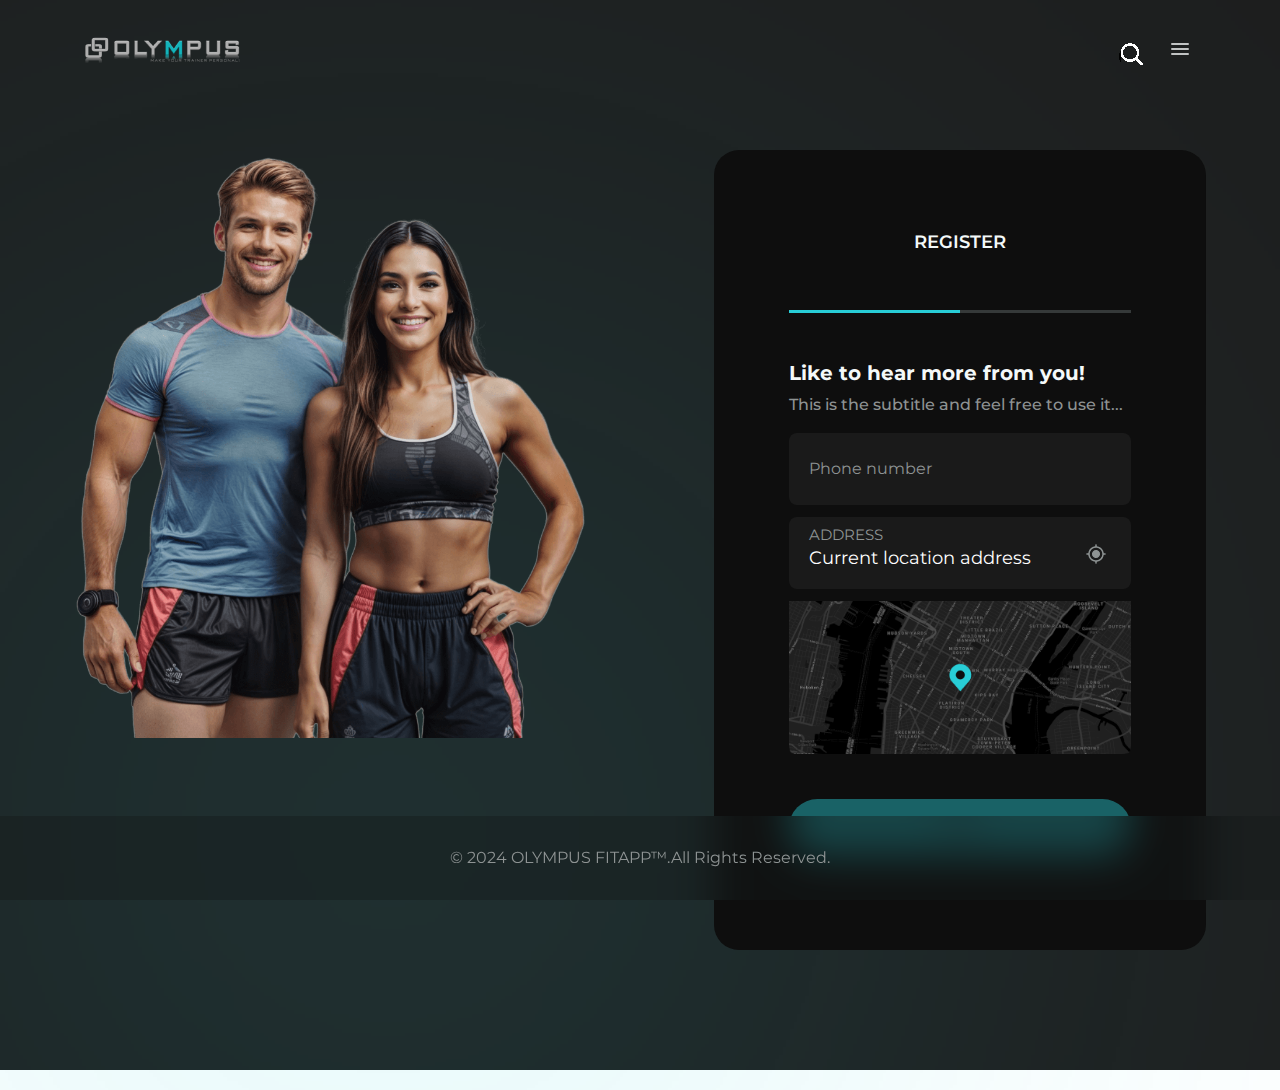
<file: registration-cl-moreinfo-default.html>
<!DOCTYPE html>
<html lang="en">

<head>
    <meta charset="UTF-8">
    <meta name="viewport" content="width=device-width, initial-scale=1.0">
    <link href="https://cdn.jsdelivr.net/npm/bootstrap@5.3.3/dist/css/bootstrap.min.css" rel="stylesheet"
        integrity="sha384-QWTKZyjpPEjISv5WaRU9OFeRpok6YctnYmDr5pNlyT2bRjXh0JMhjY6hW+ALEwIH" crossorigin="anonymous">
    <link rel="stylesheet" href="css/style.css">
    <link rel="stylesheet" href="css/responsive.css">
    <title>Registration More Info Default</title>
</head>

<body>
    <header>
        <div class="header-wrapper">
            <div class="header-logo">
                <a href=""><img src="img/logo.png" alt=""></a>
            </div>
            <div class="header-menu">
                <menu class="">
                    <ul>
                        <li><a href="">Home</a></li>
                        <li><a href="">About Us</a></li>
                        <li><a href="">Personal Training</a></li>
                        <li><a href="">OLYMPUS FITAPP PLUS+</a></li>
                        <li><a href="">PT’s</a></li>
                        <li><a href="">FAQ</a></li>
                        <li><a href="">Community</a></li>
                        <li><a href="">Login</a></li>
                    </ul>
                </menu>
            </div>
            <div class="header-search">
                <img src="img/icon/search-icon.png" alt="">
                <div class="menu-tgl-btn">
                    <div></div>
                    <div></div>
                    <div></div>
                </div>
            </div>
        </div>
    </header>
    <div class="search-box">
        <div class="header-search-bar d-flex align-items-center ">
            <button class="search-close">×</button>
            <div class="container">
                <div class="row justify-content-center">
                    <div class="col-lg-6">
                        <div class="search-bar text-center">
                            <h2 class="search-bar-title mb-30">What are you looking for?</h2>
                            <div class="contact-form-box contact-search-form-box">
                                <form action="#" class="d-flex">
                                    <input type="text" placeholder="Search Here" class="sech-input">
                                    <button type="submit">
                                        <svg style="transform: translateX(-18px);" xmlns="http://www.w3.org/2000/svg"
                                            width="16" height="16" fill="currentColor" class="bi bi-search"
                                            viewBox="0 0 16 16">
                                            <path
                                                d="M11.742 10.344a6.5 6.5 0 1 0-1.397 1.398h-.001q.044.06.098.115l3.85 3.85a1 1 0 0 0 1.415-1.414l-3.85-3.85a1 1 0 0 0-.115-.1zM12 6.5a5.5 5.5 0 1 1-11 0 5.5 5.5 0 0 1 11 0" />
                                        </svg>
                                    </button>
                                </form>
                            </div>
                        </div>
                    </div>
                </div>
            </div>
        </div>
    </div>
    <section class="frm-section">
        <div class="container-fluid">
            <div class="shadow">

            </div>
            <div class="row ">
                <div class="col-xl-6 col-lg-12 ">

                    <div class="lft-img mt-5">
                        <img src="img/img1.png" alt="">
                    </div>
                </div>
                <div class="col-xl-6 col-lg-12 ">
                    <div class="login-frm">

                        <h3 class="frm-heading-small">REGISTER </h3>

                        <div class="progress-bar">
                            <div></div>
                        </div>
                        <h3 class="title mb-2 mt-5">Like to hear more from you!</h3>
                        <p class="sub-title">This is the subtitle and feel free to use it...</p>

                        <form action="">
                            <div class="input-box">
                                <input type="text" name="text" autocomplete="off" required />
                                <label for="text" class="label-name">
                                    <span class="content-name">
                                        Phone number
                                    </span>
                                </label>
                            </div>
                            <div class="input-box">
                                <input type="text" value="Current location address" autocomplete="off" required
                                    class="input-password" />
                                <label for="pwd" class="label-name">
                                    <span class="content-name">
                                        Address
                                    </span>
                                </label>
                                <div class="check-icon ">
                                    <img src="img/icon/locate.png" alt="">
                                </div>

                            </div>
                            <img src="img/Map.png" class="w-100" alt="">
                            <button disabled class="btn-blue btn-disabled">Next</button>
                        </form>

                    </div>
                </div>
            </div>
        </div>

        <footer>
            <p>&copy; 2024 OLYMPUS FITAPP™.All Rights Reserved.</p>
        </footer>
    </section>
    <script src="js/script.js"></script>
</body>

</html>
</file>
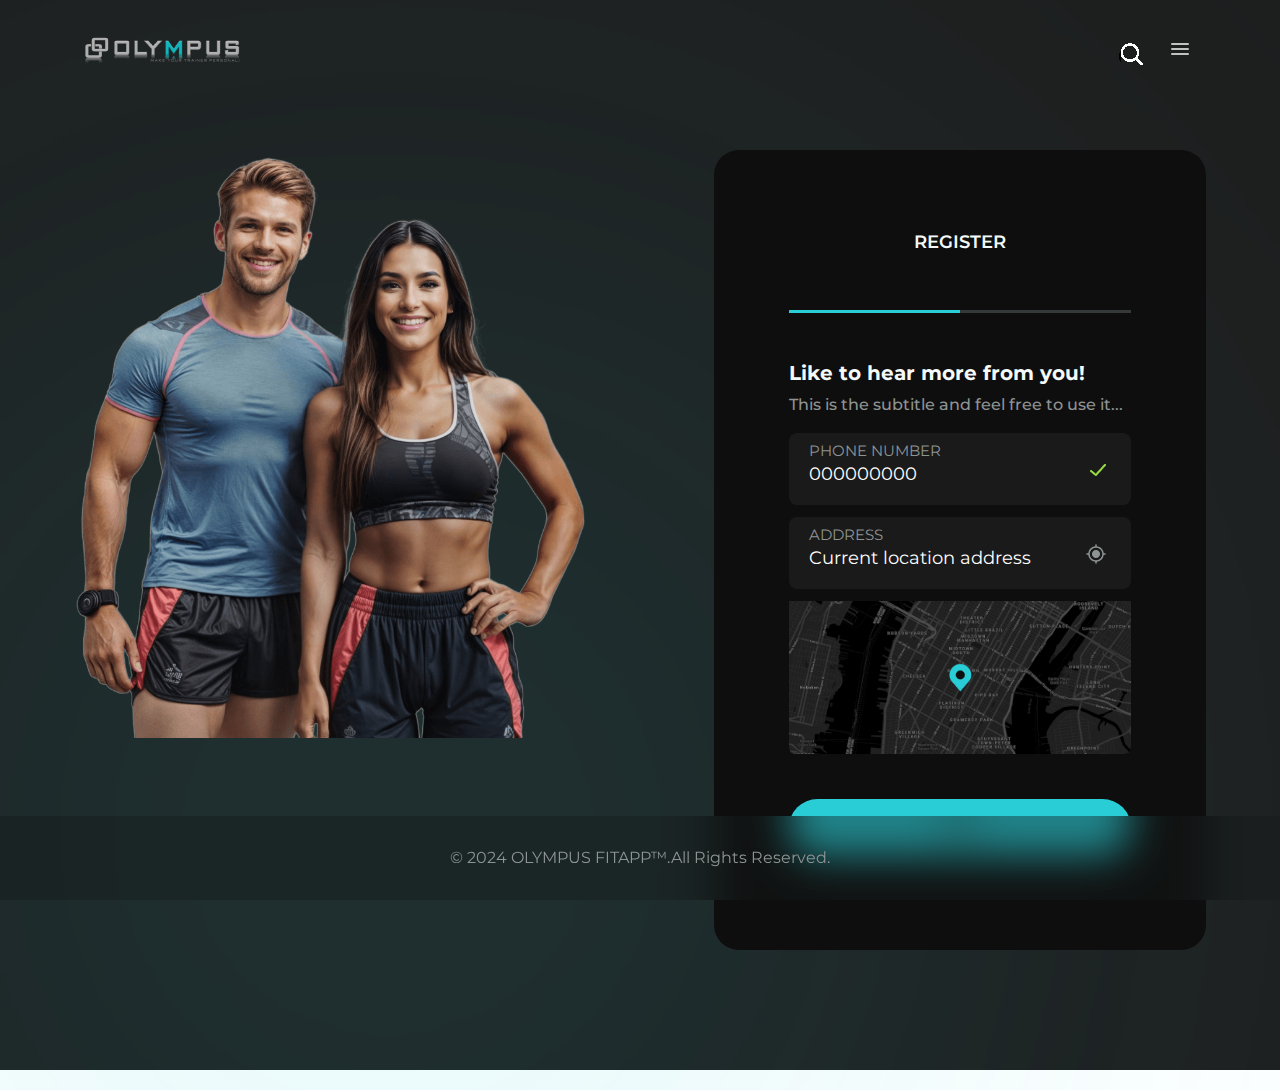
<file: registration-cl-moreinfo-fail.html>
<!DOCTYPE html>
<html lang="en">

<head>
    <meta charset="UTF-8">
    <meta name="viewport" content="width=device-width, initial-scale=1.0">
    <link href="https://cdn.jsdelivr.net/npm/bootstrap@5.3.3/dist/css/bootstrap.min.css" rel="stylesheet"
        integrity="sha384-QWTKZyjpPEjISv5WaRU9OFeRpok6YctnYmDr5pNlyT2bRjXh0JMhjY6hW+ALEwIH" crossorigin="anonymous">
    <link rel="stylesheet" href="css/style.css">
    <link rel="stylesheet" href="css/responsive.css">
    <title>Registration More Info Fail</title>
</head>

<body>
    <header>
        <div class="header-wrapper">
            <div class="header-logo">
                <a href=""><img src="img/logo.png" alt=""></a>
            </div>
            <div class="header-menu">
                <menu class="">
                    <ul>
                        <li><a href="">Home</a></li>
                        <li><a href="">About Us</a></li>
                        <li><a href="">Personal Training</a></li>
                        <li><a href="">OLYMPUS FITAPP PLUS+</a></li>
                        <li><a href="">PT’s</a></li>
                        <li><a href="">FAQ</a></li>
                        <li><a href="">Community</a></li>
                        <li><a href="">Login</a></li>
                    </ul>
                </menu>
            </div>
            <div class="header-search">
                <img src="img/icon/search-icon.png" alt="">
                <div class="menu-tgl-btn">
                    <div></div>
                    <div></div>
                    <div></div>
                </div>
            </div>
        </div>
    </header>
    <div class="search-box">
        <div class="header-search-bar d-flex align-items-center ">
            <button class="search-close">×</button>
            <div class="container">
                <div class="row justify-content-center">
                    <div class="col-lg-6">
                        <div class="search-bar text-center">
                            <h2 class="search-bar-title mb-30">What are you looking for?</h2>
                            <div class="contact-form-box contact-search-form-box">
                                <form action="#" class="d-flex">
                                    <input type="text" placeholder="Search Here" class="sech-input">
                                    <button type="submit">
                                        <svg style="transform: translateX(-18px);" xmlns="http://www.w3.org/2000/svg"
                                            width="16" height="16" fill="currentColor" class="bi bi-search"
                                            viewBox="0 0 16 16">
                                            <path
                                                d="M11.742 10.344a6.5 6.5 0 1 0-1.397 1.398h-.001q.044.06.098.115l3.85 3.85a1 1 0 0 0 1.415-1.414l-3.85-3.85a1 1 0 0 0-.115-.1zM12 6.5a5.5 5.5 0 1 1-11 0 5.5 5.5 0 0 1 11 0" />
                                        </svg>
                                    </button>
                                </form>
                            </div>
                        </div>
                    </div>
                </div>
            </div>
        </div>
    </div>
    <section class="frm-section">
        <div class="container-fluid">
            <div class="shadow">

            </div>
            <div class="row ">
                <div class="col-xl-6 col-lg-12 ">

                    <div class="lft-img mt-5">
                        <img src="img/img1.png" alt="">
                    </div>
                </div>
                <div class="col-xl-6 col-lg-12 ">
                    <div class="login-frm">

                        <h3 class="frm-heading-small">REGISTER </h3>

                        <div class="progress-bar">
                            <div></div>
                        </div>
                        <h3 class="title mb-2 mt-5">Like to hear more from you!</h3>
                        <p class="sub-title">This is the subtitle and feel free to use it...</p>
                        <div class="multi-frm-outer">
                            <form action="#" class="multi-form">
                                <div class="page slidePage">
                                    <div class="input-box">
                                        <input type="text" name="text" autocomplete="off" required="" value="000000000">
                                        <label for="text" class="label-name">
                                            <span class="content-name">
                                                Phone number
                                            </span>
                                        </label>
                                        <div class="check-icon ">
                                            <img src="img/icon/check-ios.png" alt="">
                                        </div>
                                    </div>
                                    <div class="input-box">
                                        <input type="text" value="Current location address" autocomplete="off" required
                                            class="input-password" />
                                        <label for="pwd" class="label-name">
                                            <span class="content-name">
                                                Address
                                            </span>
                                        </label>
                                        <div class="eye-icon ">
                                            <img src="img/icon/locate.png" alt="">
                                        </div>
                                    </div>
                                    <img src="img/Map.png" class="w-100" alt="">
                                    <button class="btn-blue next-1">Next</button>
                                </div>
                                <div class="page">
                                    <div class="back-icon">
                                        <img src="img/icon/left.png" alt="">
                                    </div>
                                    <h3 class="title mb-4 mt-4">Goals</h3>
                                    <div class="tag-items">
                                        <a href="" class="active">Improve Endurance</a>
                                        <a href="" class="active">Enhance Flexibility</a>
                                        <a href="">Build Strength</a>
                                        <a href="">Increase Balance</a>
                                        <a href="">Improve Body Composition</a>
                                        <a href="">Gain Power</a>
                                        <a href="">Boost Speed</a>
                                        <a href="">Promote Recovery</a>
                                        <a href="">Prevent Injuries</a>
                                        <a href="">Support Mental Health</a>
                                    </div>
                                    <h3 class="title mb-4 mt-4">Weight selection</h3>
                                    <div class="row text-center">
                                        <div class="col-xl-6">
                                            <img src="img/bog-body.png" alt="">

                                            <div class="slider-container">
                                                <p class="label sub-title">Current weight</p>
                                                <div class="weight-display">
                                                    <span id="weight-value">96</span> kg
                                                </div>
                                                <div class="slider-wrapper">
                                                    <div class="scale">
                                                        <div class="tick"></div>
                                                        <div class="tick"></div>
                                                        <div class="tick"></div>
                                                        <div class="tick"></div>
                                                        <div class="tick"></div>
                                                        <div class="tick"></div>
                                                        <div class="tick"></div>
                                                        <div class="tick"></div>
                                                        <div class="tick"></div>
                                                        <div class="tick active"></div>
                                                    </div>
                                                    <input type="range" id="weight-slider" min="50" max="150" value="96"
                                                        step="1">
                                                </div>
                                            </div>
                                        </div>
                                        <div class="col-xl-6">
                                            <img src="img/small-body.png" alt="">

                                            <div class="slider-container">
                                                <p class="label sub-title">Current weight</p>
                                                <div class="weight-display">
                                                    <span id="weight-value2">96</span> kg
                                                </div>
                                                <div class="slider-wrapper">
                                                    <div class="scale">
                                                        <div class="tick2"></div>
                                                        <div class="tick2"></div>
                                                        <div class="tick2"></div>
                                                        <div class="tick2"></div>
                                                        <div class="tick2"></div>
                                                        <div class="tick2"></div>
                                                        <div class="tick2"></div>
                                                        <div class="tick2"></div>
                                                        <div class="tick2"></div>
                                                        <div class="tick2 active"></div>
                                                    </div>
                                                    <input type="range" id="weight-slider2" min="50" max="150"
                                                        value="96" step="1">
                                                </div>
                                            </div>
                                        </div>
                                    </div>

                                    <button class="btn-blue next-1">Complete</button>
                                </div>
                            </form>

                        </div>
                    </div>
                </div>
            </div>
        </div>

        <footer>
            <p>&copy; 2024 OLYMPUS FITAPP™.All Rights Reserved.</p>
        </footer>
    </section>
    <script>
        // scale bar funtion
        const scale_slider = document.getElementById("weight-slider");

        const weightValue = document.getElementById("weight-value");

        const ticks = document.querySelectorAll(".tick");


        scale_slider.addEventListener("input", () => {

            // Update the weight value
            weightValue.textContent = scale_slider.value;

            // Highlight the active tick
            const totalTicks = ticks.length;
            const step = (scale_slider.max - scale_slider.min) / (totalTicks - 1);
            const activeIndex = Math.round(
                (scale_slider.value - scale_slider.min) / step
            );

            ticks.forEach((tick, index) => {
                if (index === activeIndex) {
                    tick.classList.add("active");
                } else {
                    tick.classList.remove("active");
                }
            });
        });
        // two
        const slider2 = document.getElementById("weight-slider2");
        const weightValue2 = document.getElementById("weight-value2");
        const ticks2 = document.querySelectorAll(".tick2");

        slider2.addEventListener("input", () => {
            // Update the weight value
            weightValue2.textContent = slider2.value;

            // Highlight the active tick
            const totalTicks = ticks2.length;
            const step = (slider2.max - slider2.min) / (totalTicks - 1);
            const activeIndex = Math.round((slider2.value - slider2.min) / step);

            ticks2.forEach((tick, index) => {
                if (index === activeIndex) {
                    tick.classList.add("active");
                } else {
                    tick.classList.remove("active");
                }
            });
        });

    </script>
    <script src="js/script.js"></script>
</body>

</html>
</file>
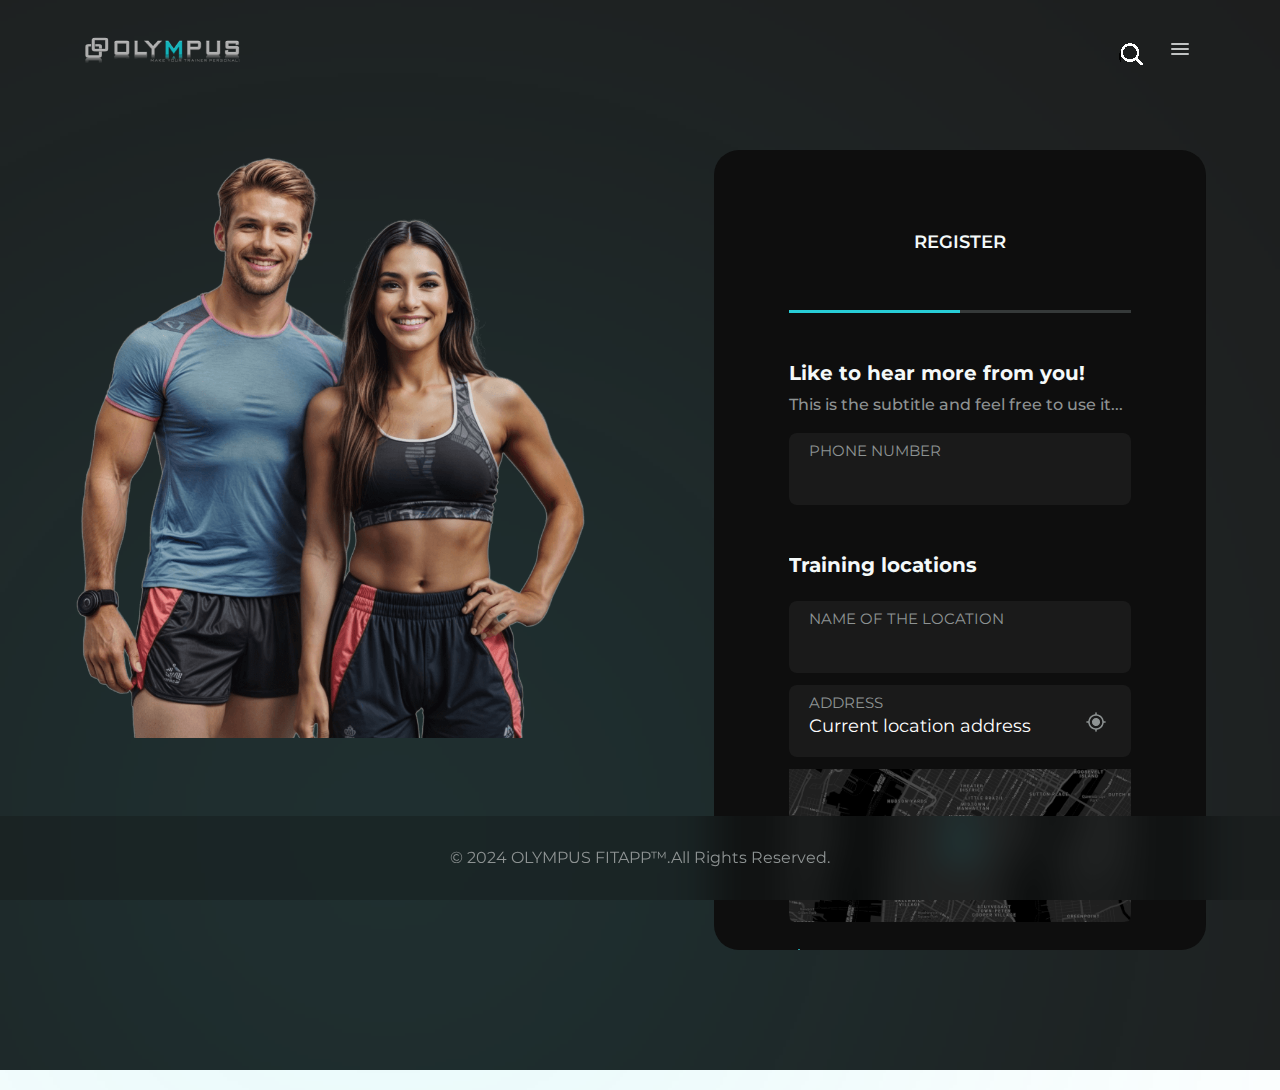
<file: registration-tr-moreinfo-default.html>
<!DOCTYPE html>
<html lang="en">

<head>
    <meta charset="UTF-8">
    <meta name="viewport" content="width=device-width, initial-scale=1.0">
    <link href="https://cdn.jsdelivr.net/npm/bootstrap@5.3.3/dist/css/bootstrap.min.css" rel="stylesheet"
        integrity="sha384-QWTKZyjpPEjISv5WaRU9OFeRpok6YctnYmDr5pNlyT2bRjXh0JMhjY6hW+ALEwIH" crossorigin="anonymous">
    <link rel="stylesheet" href="css/style.css">
    <link rel="stylesheet" href="css/responsive.css">
    <title>Trineer More Info Default</title>
</head>

<body>
    <header>
        <div class="header-wrapper">
            <div class="header-logo">
                <a href=""><img src="img/logo.png" alt=""></a>
            </div>
            <div class="header-menu">
                <menu class="">
                    <ul>
                        <li><a href="">Home</a></li>
                        <li><a href="">About Us</a></li>
                        <li><a href="">Personal Training</a></li>
                        <li><a href="">OLYMPUS FITAPP PLUS+</a></li>
                        <li><a href="">PT’s</a></li>
                        <li><a href="">FAQ</a></li>
                        <li><a href="">Community</a></li>
                        <li><a href="">Login</a></li>
                    </ul>
                </menu>
            </div>
            <div class="header-search">
                <img src="img/icon/search-icon.png" alt="">
                <div class="menu-tgl-btn">
                    <div></div>
                    <div></div>
                    <div></div>
                </div>
            </div>
        </div>
    </header>
    <div class="search-box">
        <div class="header-search-bar d-flex align-items-center ">
            <button class="search-close">×</button>
            <div class="container">
                <div class="row justify-content-center">
                    <div class="col-lg-6">
                        <div class="search-bar text-center">
                            <h2 class="search-bar-title mb-30">What are you looking for?</h2>
                            <div class="contact-form-box contact-search-form-box">
                                <form action="#" class="d-flex">
                                    <input type="text" placeholder="Search Here" class="sech-input">
                                    <button type="submit">
                                        <svg style="transform: translateX(-18px);" xmlns="http://www.w3.org/2000/svg"
                                            width="16" height="16" fill="currentColor" class="bi bi-search"
                                            viewBox="0 0 16 16">
                                            <path
                                                d="M11.742 10.344a6.5 6.5 0 1 0-1.397 1.398h-.001q.044.06.098.115l3.85 3.85a1 1 0 0 0 1.415-1.414l-3.85-3.85a1 1 0 0 0-.115-.1zM12 6.5a5.5 5.5 0 1 1-11 0 5.5 5.5 0 0 1 11 0" />
                                        </svg>
                                    </button>
                                </form>
                            </div>
                        </div>
                    </div>
                </div>
            </div>
        </div>
    </div>
    <section class="frm-section">
        <div class="container-fluid">
            <div class="shadow">

            </div>
            <div class="row ">
                <div class="col-xl-6 col-lg-12 ">

                    <div class="lft-img mt-5">
                        <img src="img/img1.png" alt="">
                    </div>
                </div>
                <div class="col-xl-6 col-lg-12 ">
                    <div class="login-frm">

                        <h3 class="frm-heading-small">REGISTER </h3>

                        <div class="progress-bar">
                            <div></div>
                        </div>
                        <h3 class="title mb-2 mt-5">Like to hear more from you!</h3>
                        <p class="sub-title">This is the subtitle and feel free to use it...</p>


                        <div class="multi-frm-outer">
                            <form action="#" class="multi-form">
                                <div class="page slidePage">
                                    <div class="input-box">
                                        <input type="text" name="text" autocomplete="off" />
                                        <label for="text" class="label-name">
                                            <span class="content-name">
                                                Phone number
                                            </span>
                                        </label>
                                    </div>
                                    <h3 class="title mb-4 mt-5">Training locations</h3>
                                    <div class="input-box">
                                        <input type="text" name="text" autocomplete="off" />
                                        <label for="text" class="label-name">
                                            <span class="content-name">
                                                Name of the location
                                            </span>
                                        </label>
                                    </div>
                                    <div class="input-box">
                                        <input type="text" value="Current location address" autocomplete="off"
                                            class="input-password" />
                                        <label for="pwd" class="label-name">
                                            <span class="content-name">
                                                Address
                                            </span>
                                        </label>
                                        <div class="check-icon ">
                                            <img src="img/icon/locate.png" alt="">
                                        </div>
                                    </div>

                                    <img src="img/Map.png" class="w-100" alt="">
                                    <div class="add-new-link py-4">
                                        <img src="img/icon/plus-ios.png" alt="">
                                        <span>Add new training location</span>
                                    </div>
                                    <h3 class="title mb-4 mt-5">Services</h3>
                                    <div class="tag-items">
                                        <a href="">Personalized Training</a>
                                        <a href="">Group Classes</a>
                                        <a href="">Fitness Assessments</a>
                                        <a href="">Nutritional Guidance</a>
                                        <a href="">Nutritional Guidance</a>
                                        <a href="">Form Correction</a>
                                        <a href="">Motivation</a>
                                        <a href="">Weight Management</a>
                                        <a href="">Online Training</a>
                                        <a href="">Support Mental Health</a>
                                        <a href="">Motivation and Accountability</a>
                                    </div>

                                    <button type="button" disabled class="btn-blue next-1 disable">Next</button>
                                </div>

                            </form>
                        </div>
                    </div>
                </div>
            </div>
        </div>

        <footer>
            <p>&copy; 2024 OLYMPUS FITAPP™.All Rights Reserved.</p>
        </footer>
    </section>
    <script src="js/script.js"></script>
</body>

</html>
</file>
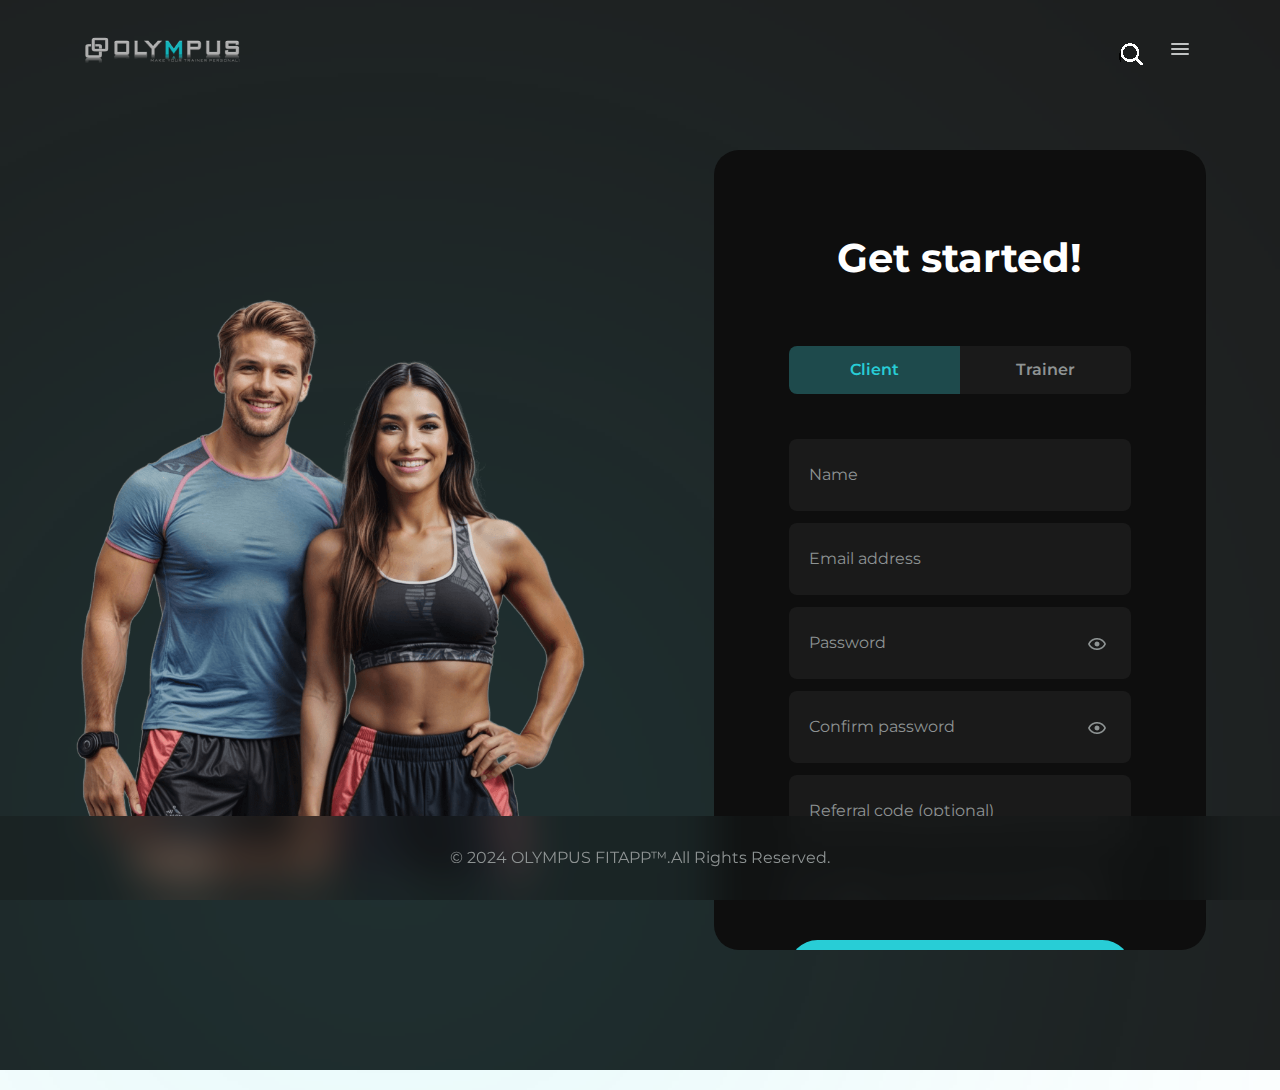
<file: registration.html>
<!DOCTYPE html>
<html lang="en">

<head>
    <meta charset="UTF-8">
    <meta name="viewport" content="width=device-width, initial-scale=1.0">
    <link href="https://cdn.jsdelivr.net/npm/bootstrap@5.3.3/dist/css/bootstrap.min.css" rel="stylesheet"
        integrity="sha384-QWTKZyjpPEjISv5WaRU9OFeRpok6YctnYmDr5pNlyT2bRjXh0JMhjY6hW+ALEwIH" crossorigin="anonymous">
    <link rel="stylesheet" href="css/style.css">
    <link rel="stylesheet" href="css/responsive.css">
    <title>Registration</title>
</head>

<body>
    <header>
        <div class="header-wrapper">
            <div class="header-logo">
                <a href=""><img src="img/logo.png" alt=""></a>
            </div>
            <div class="header-menu">
                <menu class="">
                    <ul>
                        <li><a href="">Home</a></li>
                        <li><a href="">About Us</a></li>
                        <li><a href="">Personal Training</a></li>
                        <li><a href="">OLYMPUS FITAPP PLUS+</a></li>
                        <li><a href="">PT’s</a></li>
                        <li><a href="">FAQ</a></li>
                        <li><a href="">Community</a></li>
                        <li><a href="">Login</a></li>
                    </ul>
                </menu>
            </div>
            <div class="header-search">
                <img src="img/icon/search-icon.png" alt="">
                <div class="menu-tgl-btn">
                    <div></div>
                    <div></div>
                    <div></div>
                </div>
            </div>
        </div>
    </header>
    <div class="search-box">
        <div class="header-search-bar d-flex align-items-center ">
            <button class="search-close">×</button>
            <div class="container">
                <div class="row justify-content-center">
                    <div class="col-lg-6">
                        <div class="search-bar text-center">
                            <h2 class="search-bar-title mb-30">What are you looking for?</h2>
                            <div class="contact-form-box contact-search-form-box">
                                <form action="#" class="d-flex">
                                    <input type="text" placeholder="Search Here" class="sech-input">
                                    <button type="submit">
                                        <svg style="transform: translateX(-18px);" xmlns="http://www.w3.org/2000/svg"
                                            width="16" height="16" fill="currentColor" class="bi bi-search"
                                            viewBox="0 0 16 16">
                                            <path
                                                d="M11.742 10.344a6.5 6.5 0 1 0-1.397 1.398h-.001q.044.06.098.115l3.85 3.85a1 1 0 0 0 1.415-1.414l-3.85-3.85a1 1 0 0 0-.115-.1zM12 6.5a5.5 5.5 0 1 1-11 0 5.5 5.5 0 0 1 11 0" />
                                        </svg>
                                    </button>
                                </form>
                            </div>
                        </div>
                    </div>
                </div>
            </div>
        </div>
    </div>
    <section class="frm-section">
        <div class="container-fluid">
            <div class="shadow">

            </div>
            <div class="row align-items-center">
                <div class="col-xl-6 col-lg-12 ">

                    <div class="lft-img ">
                        <img src="img/img1.png" alt="">
                    </div>
                </div>
                <div class="col-xl-6 col-lg-12 ">
                    <div class="login-frm">
                        <h2 class="frm-heading">Get started! </h2>
                        <div class="r-role-check">
                            <span class="client-tab active">Client</span>
                            <span class="trainer-tab">Trainer</span>
                        </div>
                        <div class="frm-inner">
                            <form action="" class="frm client-frm active">
                                <div class="input-box">
                                    <input type="text" name="text" autocomplete="off" required />
                                    <label for="text" class="label-name">
                                        <span class="content-name">
                                            Name
                                        </span>
                                    </label>
                                </div>

                                <div class="input-box">
                                    <input type="text" name="Email" autocomplete="off" required />
                                    <label for="text" class="label-name">
                                        <span class="content-name">
                                            Email address
                                        </span>
                                    </label>
                                </div>
                                <div class="input-box">
                                    <input type="password" autocomplete="off" required class="input-password" />
                                    <label for="pwd" class="label-name">
                                        <span class="content-name">
                                            Password
                                        </span>
                                    </label>
                                    <div class="eye-icon ">
                                        <img src="img/icon/visible.png" alt="">
                                    </div>
                                </div>
                                <div class="input-box">
                                    <input type="password" autocomplete="off" required class="input-password" />
                                    <label for="c-password" class="label-name">
                                        <span class="content-name">
                                            Confirm password
                                        </span>
                                    </label>
                                    <div class="eye-icon ">
                                        <img src="img/icon/visible.png" alt="">
                                    </div>
                                </div>
                                <div class="input-box">
                                    <input type="text" name="text" autocomplete="off" required />
                                    <label for="text" class="label-name">
                                        <span class="content-name">
                                            Referral code (optional)
                                        </span>
                                    </label>
                                </div>
                                <div class="agree-check mt-4">
                                    <div class="checkbox-wrapper-13">
                                        <input id="c1-13" type="checkbox">
                                        <label for="c1-13">I agree to the Terms and Conditions</label>
                                    </div>
                                </div>
                                <button class="btn-blue">Register</button>
                                <div class="social-login">
                                    <div class="line"></div>
                                    <div>Or</div>
                                    <div class="line line2"></div>
                                </div>
                                <div class="social-login-btns">
                                    <a href="" class="social-login-btn">
                                        <img src="img/icon/google.png" alt="">
                                        <span>Sign up with Google</span>
                                    </a>
                                    <a href="" class="social-login-btn">
                                        <img src="img/icon/apple.png" alt="">
                                        <span>Sign up with Apple</span>
                                    </a>
                                    <a href="" class="social-login-btn">
                                        <img src="img/icon/facebook.png" alt="">
                                        <span>Sign up with Facebook</span>
                                    </a>
                                </div>
                                <p class="form-text">Already have an account?
                                    <a href="#" class="form-link"> Login</a>
                                </p>
                            </form>
                            <form action="" class="frm trainer-frm ">

                                <div class="input-box">
                                    <input type="text" name="text" autocomplete="off" required />
                                    <label for="text" class="label-name">
                                        <span class="content-name">
                                            Name
                                        </span>
                                    </label>
                                </div>

                                <div class="input-box">
                                    <input type="text" name="Email" autocomplete="off" required />
                                    <label for="text" class="label-name">
                                        <span class="content-name">
                                            Email address
                                        </span>
                                    </label>
                                </div>
                                <div class="input-box">
                                    <input type="password" autocomplete="off" required class="input-password" />
                                    <label for="pwd" class="label-name">
                                        <span class="content-name">
                                            Password
                                        </span>
                                    </label>
                                    <div class="eye-icon ">
                                        <img src="img/icon/visible.png" alt="">
                                    </div>
                                </div>
                                <div class="input-box">
                                    <input type="password" autocomplete="off" required class="input-password" />
                                    <label for="c-password" class="label-name">
                                        <span class="content-name">
                                            Confirm password
                                        </span>
                                    </label>
                                    <div class="eye-icon ">
                                        <img src="img/icon/visible.png" alt="">
                                    </div>
                                </div>
                                <div class="input-box">
                                    <input type="text" name="text" autocomplete="off" required />
                                    <label for="text" class="label-name">
                                        <span class="content-name">
                                            Referral code (optional)
                                        </span>
                                    </label>
                                </div>
                                <div class="agree-check mt-4">
                                    <div class="checkbox-wrapper-13">
                                        <input id="c1-13" type="checkbox">
                                        <label for="c1-13">I agree to the Terms and Conditions</label>
                                    </div>
                                </div>
                                <button class="btn-blue">Register</button>
                                <div class="social-login">
                                    <div class="line"></div>
                                    <div>Or</div>
                                    <div class="line line2"></div>
                                </div>
                                <div class="social-login-btns">
                                    <a href="" class="social-login-btn">
                                        <img src="img/icon/google.png" alt="">
                                        <span>Sign up with Google</span>
                                    </a>
                                    <a href="" class="social-login-btn">
                                        <img src="img/icon/apple.png" alt="">
                                        <span>Sign up with Apple</span>
                                    </a>
                                    <a href="" class="social-login-btn">
                                        <img src="img/icon/facebook.png" alt="">
                                        <span>Sign up with Facebook</span>
                                    </a>
                                </div>
                                <p class="form-text">Already have an account?
                                    <a href="#" class="form-link"> Login</a>
                                </p>
                            </form>
                        </div>
                    </div>
                </div>
            </div>
        </div>

        <footer>
            <p>&copy; 2024 OLYMPUS FITAPP™.All Rights Reserved.</p>
        </footer>
    </section>
    <script src="js/script.js"></script>
</body>

</html>
</file>
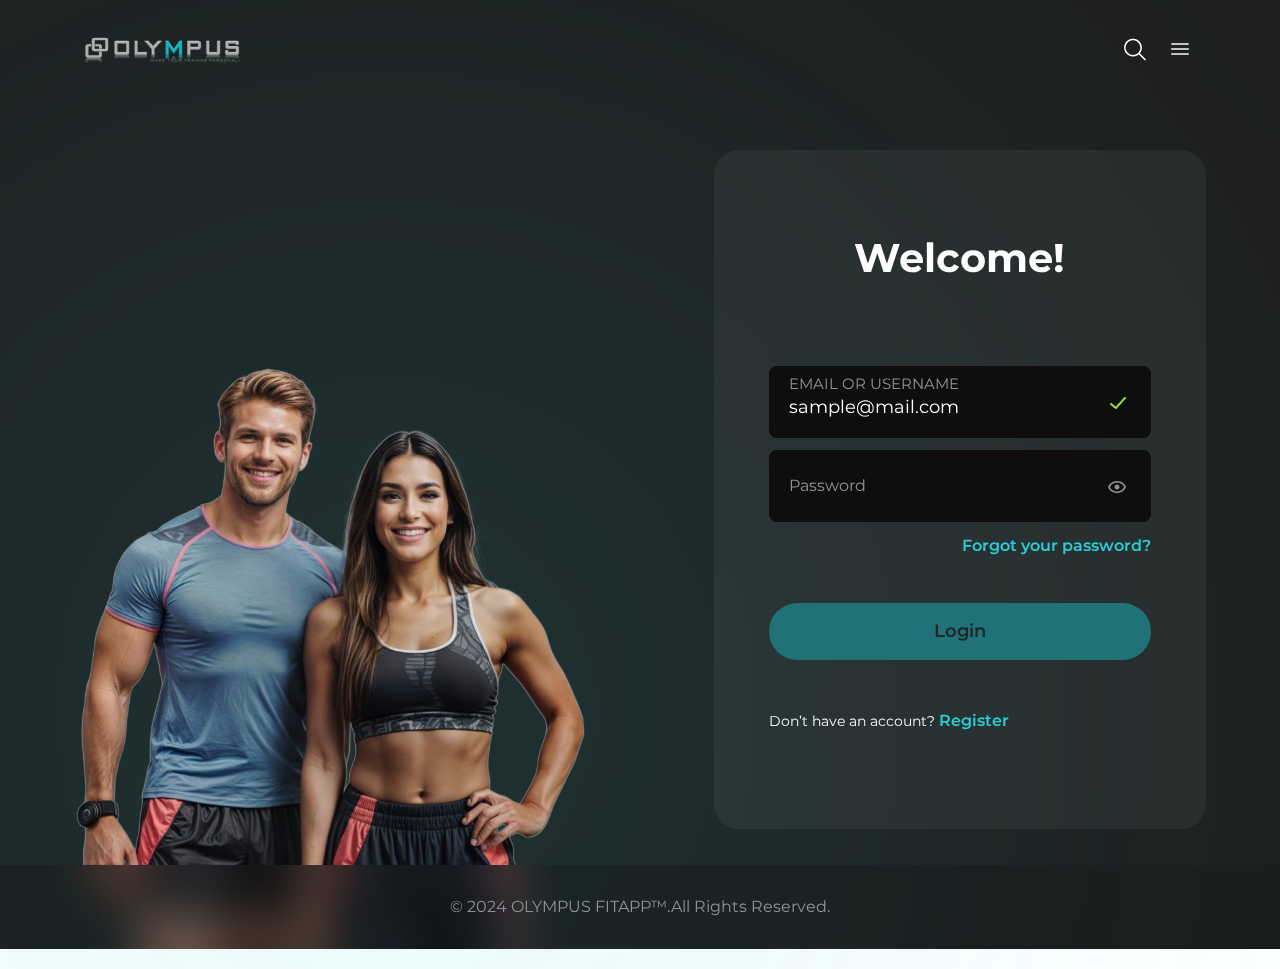
<file: olympus/login-fail.html>
<!DOCTYPE html>
<html lang="en">

<head>
    <meta charset="UTF-8">
    <meta name="viewport" content="width=device-width, initial-scale=1.0">
    <link href="https://cdn.jsdelivr.net/npm/bootstrap@5.3.3/dist/css/bootstrap.min.css" rel="stylesheet"
        integrity="sha384-QWTKZyjpPEjISv5WaRU9OFeRpok6YctnYmDr5pNlyT2bRjXh0JMhjY6hW+ALEwIH" crossorigin="anonymous">
    <link rel="stylesheet" href="css/style.css">
    <link rel="stylesheet" href="css/responsive.css">
    <title>Login Fail</title>
</head>

<body>
    <header>
        <div class="header-wrapper">
            <div class="header-logo">
                <a href=""><img src="img/logo.png" alt=""></a>
            </div>
            <div class="header-menu">
                <menu class="">
                    <ul>
                        <li><a href="">Home</a></li>
                        <li><a href="">About Us</a></li>
                        <li><a href="">Personal Training</a></li>
                        <li><a href="">OLYMPUS FITAPP PLUS+</a></li>
                        <li><a href="">PT’s</a></li>
                        <li><a href="">FAQ</a></li>
                        <li><a href="">Community</a></li>
                        <li class="active"><a href="">Login</a></li>
                    </ul>
                </menu>
            </div>
            <div class="header-search">
                <img src="img/icon/search-icon.png" alt="">
                <div class="menu-tgl-btn">
                    <div></div>
                    <div></div>
                    <div></div>
                </div>
            </div>
        </div>
    </header>
    <div class="search-box">
        <div class="header-search-bar d-flex align-items-center ">
            <button class="search-close">×</button>
            <div class="container">
                <div class="row justify-content-center">
                    <div class="col-lg-6">
                        <div class="search-bar text-center">
                            <h2 class="search-bar-title mb-30">What are you looking for?</h2>
                            <div class="contact-form-box contact-search-form-box">
                                <form action="#" class="d-flex">
                                    <input type="text" placeholder="Search Here" class="sech-input">
                                    <button type="submit">
                                        <svg style="transform: translateX(-18px);" xmlns="http://www.w3.org/2000/svg"
                                            width="16" height="16" fill="currentColor" class="bi bi-search"
                                            viewBox="0 0 16 16">
                                            <path
                                                d="M11.742 10.344a6.5 6.5 0 1 0-1.397 1.398h-.001q.044.06.098.115l3.85 3.85a1 1 0 0 0 1.415-1.414l-3.85-3.85a1 1 0 0 0-.115-.1zM12 6.5a5.5 5.5 0 1 1-11 0 5.5 5.5 0 0 1 11 0" />
                                        </svg>
                                    </button>
                                </form>
                            </div>
                        </div>
                    </div>
                </div>
            </div>
        </div>
    </div>
    <section class="frm-section">
        <div class="container-fluid">
            <div class="shadow">

            </div>
            <div class="row align-items-end">
                <div class="col-xl-6 col-lg-12 ">

                    <div class="lft-img">
                        <img src="img/img1.png" alt="">
                    </div>
                </div>
                <div class="col-xl-6 col-lg-12 ">
                    <div class="login-frm">
                        <h2 class="frm-heading">Welcome!</h2>
                        <form action="">
                            <div class="input-box">
                                <input type="text" name="text" autocomplete="off" required value="sample@mail.com" />
                                <label for="text" class="label-name">
                                    <span class="content-name">
                                        Email or username
                                    </span>
                                </label>
                                <div class="check-icon ">
                                    <img src="img/icon/check-ios.png" alt="">
                                </div>
                            </div>
                            <div class="input-box">

                                <input type="password" autocomplete="off" required class="input-password" />
                                <label for="password" class="label-name">
                                    <span class="content-name">
                                        Password
                                    </span>
                                </label>
                                <div class="eye-icon ">
                                    <img src="img/icon/visible.png" alt="">
                                </div>
                            </div>
                            <a href="#" class="form-link text-end">Forgot your password?</a>

                            <button class="btn-blue">Login</button>
                            <p class="form-text">Don’t have an account?
                                <a href="#" class="form-link"> Register</a>
                            </p>
                        </form>
                    </div>
                </div>
            </div>
        </div>

        <footer>
            <p>&copy; 2024 OLYMPUS FITAPP™.All Rights Reserved.</p>
        </footer>
    </section>
    <script src="js/script.js"></script>
</body>

</html>
</file>
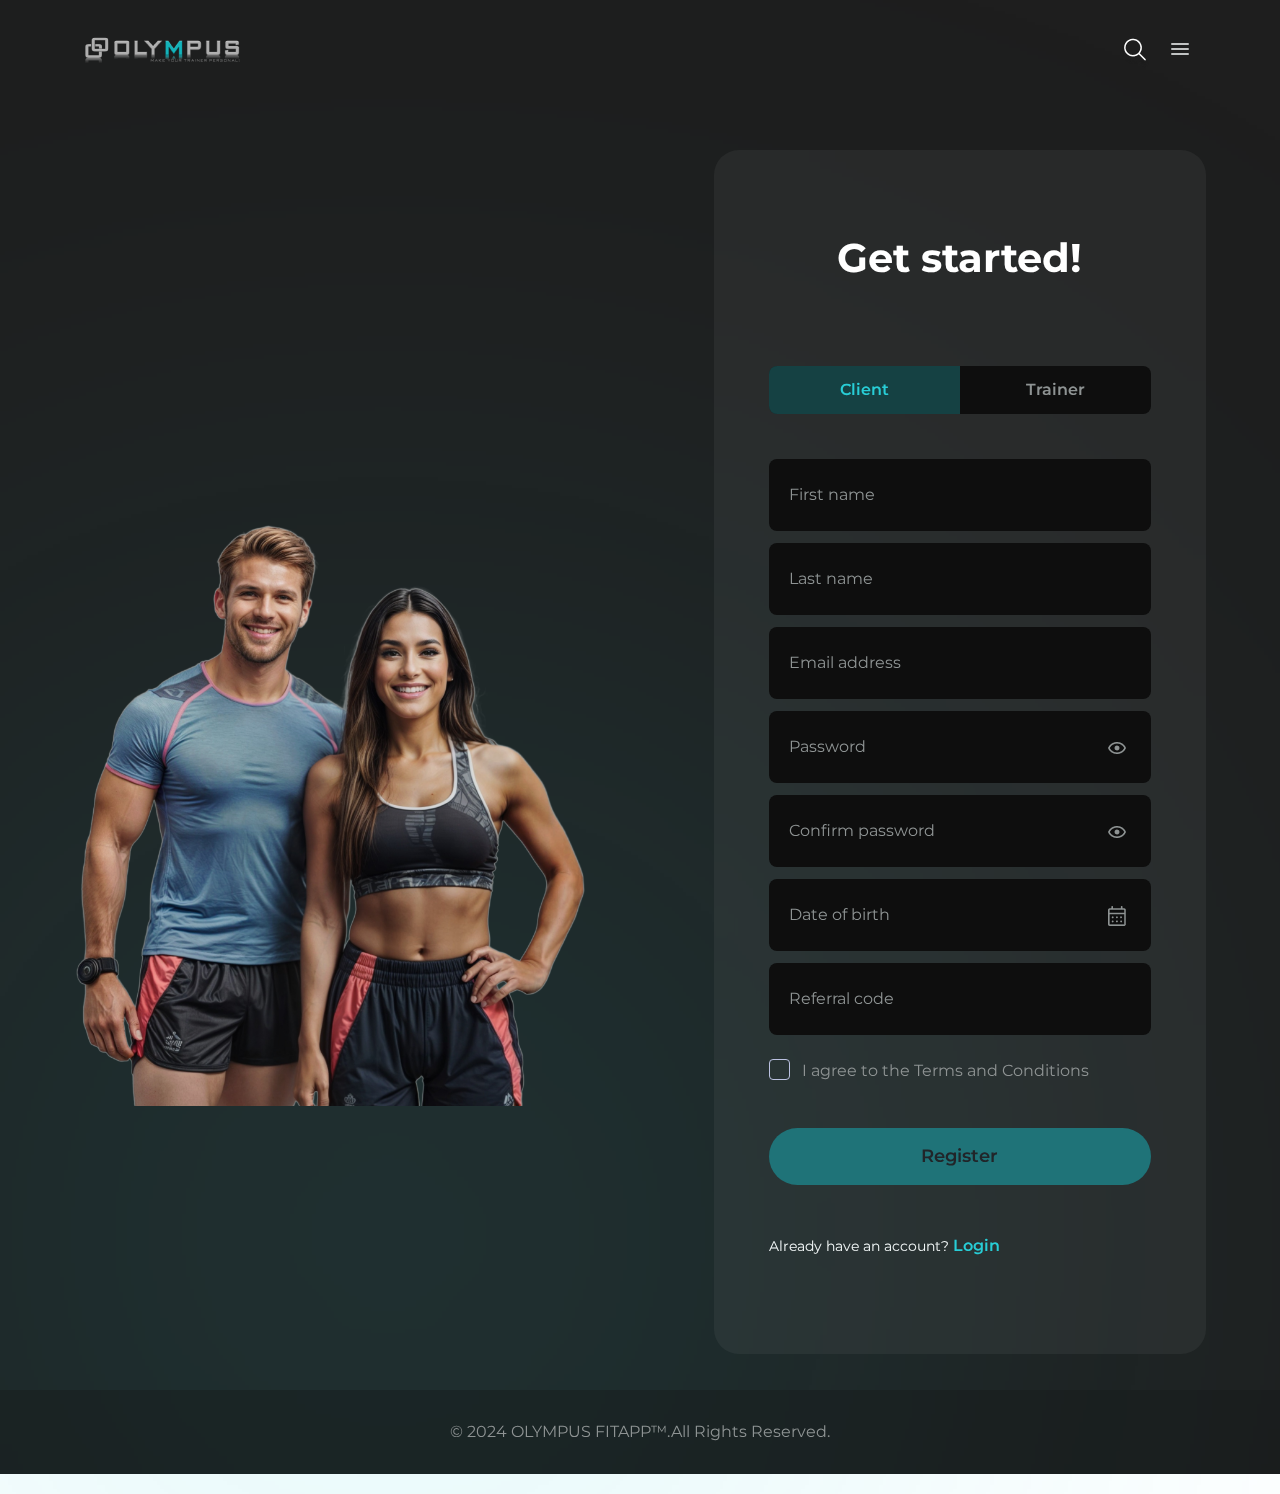
<file: olympus/registration.html>
<!DOCTYPE html>
<html lang="en">

<head>
    <meta charset="UTF-8">
    <meta name="viewport" content="width=device-width, initial-scale=1.0">
    <link href="https://cdn.jsdelivr.net/npm/bootstrap@5.3.3/dist/css/bootstrap.min.css" rel="stylesheet"
        integrity="sha384-QWTKZyjpPEjISv5WaRU9OFeRpok6YctnYmDr5pNlyT2bRjXh0JMhjY6hW+ALEwIH" crossorigin="anonymous">
    <link rel="stylesheet" href="css/style.css">
    <link rel="stylesheet" href="css/responsive.css">
    <title>Registration</title>
</head>

<body>
    <header>
        <div class="header-wrapper">
            <div class="header-logo">
                <a href=""><img src="img/logo.png" alt=""></a>
            </div>
            <div class="header-menu">
                <menu class="">
                    <ul>
                        <li><a href="">Home</a></li>
                        <li><a href="">About Us</a></li>
                        <li><a href="">Personal Training</a></li>
                        <li><a href="">OLYMPUS FITAPP PLUS+</a></li>
                        <li><a href="">PT’s</a></li>
                        <li><a href="">FAQ</a></li>
                        <li><a href="">Community</a></li>
                        <li><a href="">Login</a></li>
                    </ul>
                </menu>
            </div>
            <div class="header-search">
                <img src="img/icon/search-icon.png" alt="">
                <div class="menu-tgl-btn">
                    <div></div>
                    <div></div>
                    <div></div>
                </div>
            </div>
        </div>
    </header>
    <div class="search-box">
        <div class="header-search-bar d-flex align-items-center ">
            <button class="search-close">×</button>
            <div class="container">
                <div class="row justify-content-center">
                    <div class="col-lg-6">
                        <div class="search-bar text-center">
                            <h2 class="search-bar-title mb-30">What are you looking for?</h2>
                            <div class="contact-form-box contact-search-form-box">
                                <form action="#" class="d-flex">
                                    <input type="text" placeholder="Search Here" class="sech-input">
                                    <button type="submit">
                                        <svg style="transform: translateX(-18px);" xmlns="http://www.w3.org/2000/svg"
                                            width="16" height="16" fill="currentColor" class="bi bi-search"
                                            viewBox="0 0 16 16">
                                            <path
                                                d="M11.742 10.344a6.5 6.5 0 1 0-1.397 1.398h-.001q.044.06.098.115l3.85 3.85a1 1 0 0 0 1.415-1.414l-3.85-3.85a1 1 0 0 0-.115-.1zM12 6.5a5.5 5.5 0 1 1-11 0 5.5 5.5 0 0 1 11 0" />
                                        </svg>
                                    </button>
                                </form>
                            </div>
                        </div>
                    </div>
                </div>
            </div>
        </div>
    </div>
    <section class="frm-section">
        <div class="container-fluid">
            <div class="shadow">

            </div>
            <div class="row align-items-center">
                <div class="col-xl-6 col-lg-12 ">

                    <div class="lft-img">
                        <img src="img/img1.png" alt="">
                    </div>
                </div>
                <div class="col-xl-6 col-lg-12 ">
                    <div class="login-frm">
                        <h2 class="frm-heading">Get started!</h2>
                        <div class="r-role-check">
                            <span class="active">Client</span>
                            <span>Trainer</span>
                        </div>
                        <form action="">
                            <div class="input-box">
                                <input type="text" name="text" autocomplete="off" required />
                                <label for="text" class="label-name">
                                    <span class="content-name">
                                        First name
                                    </span>
                                </label>
                            </div>
                            <div class="input-box">
                                <input type="text" name="text" autocomplete="off" required />
                                <label for="text" class="label-name">
                                    <span class="content-name">
                                        Last name
                                    </span>
                                </label>
                            </div>
                            <div class="input-box">
                                <input type="text" name="Email" autocomplete="off" required />
                                <label for="text" class="label-name">
                                    <span class="content-name">
                                        Email address
                                    </span>
                                </label>
                            </div>
                            <div class="input-box">
                                <input type="password" autocomplete="off" required class="input-password" />
                                <label for="pwd" class="label-name">
                                    <span class="content-name">
                                        Password
                                    </span>
                                </label>
                                <div class="eye-icon ">
                                    <img src="img/icon/visible.png" alt="">
                                </div>
                            </div>
                            <div class="input-box">
                                <input type="password" autocomplete="off" required class="input-password" />
                                <label for="c-password" class="label-name">
                                    <span class="content-name">
                                        Confirm password
                                    </span>
                                </label>
                                <div class="eye-icon ">
                                    <img src="img/icon/visible.png" alt="">
                                </div>
                            </div>
                            <!-- <div class="input-box">
                                <input type="date" onload="(this.type='date')"
                                    onblur="if(!this.value) this.type='text'" />
                                <label for="c-password" class="label-name">
                                    <span class="content-name">
                                        Date of birth
                                    </span>
                                </label>
                                <div class="eye-icon ">
                                    <img src="img/icon/calendar_month-stroke.png" alt="">
                                </div>
                            </div> -->

                            <div class="input-box">
                                <input type="text" name="date" autocomplete="off" required onfocus="(this.type='date')"
                                    onblur="if(!this.value) this.type='text'" />
                                <label for="date" class="label-name">
                                    <span class="content-name">
                                        Date of birth
                                    </span>
                                </label>
                                <div class="eye-icon ">
                                    <img src="img/icon/calendar_month-stroke.png" alt="">
                                </div>
                            </div>

                            <div class="input-box">
                                <input type="text" name="text" autocomplete="off" required />
                                <label for="text" class="label-name">
                                    <span class="content-name">
                                        Referral code
                                    </span>
                                </label>
                            </div>
                            <div class="agree-check mt-4">
                                <div class="checkbox-wrapper-13">
                                    <input id="c1-13" type="checkbox">
                                    <label for="c1-13">I agree to the Terms and Conditions</label>
                                </div>
                            </div>
                            <button class="btn-blue">Register</button>

                            <p class="form-text">Already have an account?
                                <a href="#" class="form-link"> Login</a>
                            </p>
                        </form>
                    </div>
                </div>
            </div>
        </div>

        <footer>
            <p>&copy; 2024 OLYMPUS FITAPP™.All Rights Reserved.</p>
        </footer>
    </section>
    <script src="js/script.js"></script>
</body>

</html>
</file>
<file: css/style.css>
@import url("https://fonts.googleapis.com/css2?family=Montserrat:ital,wght@0,100..900;1,100..900&display=swap");

* {
  padding: 0;
  margin: 0;
  -webkit-box-sizing: border-box;
  box-sizing: border-box;
}
body {
  font-family: "Montserrat", sans-serif;
}
/* GLOBAL CSS */
.header-search-bar {
  height: 400px;
  position: fixed;
  top: -100%;
  left: 0;
  right: 0;
  z-index: 999;
  background: #fff;
  -webkit-transition: 0.3s;
  -o-transition: 0.3s;
  transition: 0.3s;
  -webkit-transform: translateY(-100%);
  -ms-transform: translateY(-100%);
  transform: translateY(-100%);
}
.search-close {
  position: absolute;
  right: 50px;
  top: 35px;
  font-size: 50px;
  color: #222;
  font-weight: 300;
  width: 45px;
  height: 45px;
}
.search-bar-title {
  font-weight: 700;
  margin-bottom: 30px;
}
.sech-input {
  outline: none;
  background-color: transparent;
  height: 56px;
  width: 100%;
  line-height: 56px;
  font-size: 15px;
  color: var(--tp-common-black);
  border: 0;
  border-bottom: 1px solid #57595c;
  text-transform: uppercase;
  font-weight: 500;
}
a,
button {
  color: inherit;
  outline: none;
  border: none;
  background: transparent;
}
ol,
ul {
  padding-left: 0;
}
hr {
  color: #353939;
}
.header-search-bar.search-open {
  top: 0;
  -webkit-transform: translateY(0);
  -ms-transform: translateY(0);
  transform: translateY(0);
}
/* header */
header {
  background: transparent;
  padding: 20px 80px;
  position: absolute;
  width: 100%;
  z-index: 3;
}
.header-wrapper {
  display: -webkit-box;
  display: -ms-flexbox;
  display: flex;
  -webkit-box-align: center;
  -ms-flex-align: center;
  align-items: center;
  -webkit-box-pack: justify;
  -ms-flex-pack: justify;
  justify-content: space-between;
}
.header-search {
  cursor: pointer;
  display: flex;
  align-items: center;
  gap: 15px;
}
.header-search img {
  -webkit-transform: translateY(5px);
  -ms-transform: translateY(5px);
  transform: translateY(5px);
}
menu ul {
  display: -webkit-box;
  display: -ms-flexbox;
  display: flex;
  list-style: none;
  gap: 25px;
  padding-top: 15px;
}
menu ul li a {
  color: #fff;
  font-size: 16px;
  text-decoration: none;
  -webkit-transition: 0.3s;
  -o-transition: 0.3s;
  transition: 0.3s;
  padding: 10px 0;
  position: relative;
}
menu ul li a::after {
  width: 0;
  content: "";
  position: absolute;
  bottom: -15px;
  left: 0;
  height: 2px;
  background-color: #28cdd6;
  -webkit-transition: 0.3s;
  -o-transition: 0.3s;
  transition: 0.3s;
}
menu ul li:hover a::after,
menu ul li:hover a {
  width: 100%;
  color: #28cdd6;
}
menu ul li.active a::after,
menu ul li.active a {
  width: 100%;
  color: #28cdd6;
}

.menu-tgl-btn {
  display: none;
  padding: 8px;
}
.menu-tgl-btn div {
  width: 18px;
  height: 2px;
  border-radius: 10px;
  background: #c1c3c3;
  margin: 3px;
}
/* frm-section */
.frm-section {
  padding-top: 100px;
  background: #1e1e1e;
  position: relative;
}
.lft-img img {
  width: 100%;
  position: relative;
  z-index: 2;
}
.shadow {
  width: 520px;
  height: 520px;
  border-radius: 50%;
  background: #28cdd6c1;
  position: absolute;
  bottom: -20px;
  left: 10%;
  -webkit-filter: blur(500px);
  filter: blur(500px);
}
.login-frm {
  -webkit-backdrop-filter: blur(20px);
  backdrop-filter: blur(20px);
  background: #0e0e0e;
  width: 680px;
  margin: auto;
  max-height: 800px;
  overflow-y: scroll;
  border-radius: 25px;
  padding: 80px 105px;
  margin-top: 80px;
  margin-bottom: 130px;
  position: relative;
}
.login-frm::-webkit-scrollbar {
  background: #1e1f1f;
  width: 5px;
}
.login-frm::-webkit-scrollbar-thumb {
  background: rgba(255, 255, 255, 0.05);
}
.frm-heading {
  font-weight: 700;
  font-size: 40px;
  line-height: 140%;
  text-align: center;
  color: #fff;
  margin-bottom: 60px;
}
.frm-heading-small {
  font-weight: 600;
  font-size: 18px;
  line-height: 140%;
  text-align: center;
  color: #f4f9f9;
  margin-bottom: 55px;
}
.title {
  color: #f4f9f9;
  font-size: 20px;
  font-weight: 700;
}
.sub-title {
  color: #8e9393;
  font-size: 16px;
  font-weight: 500;
}
/*  */
.input-box {
  position: relative;
  margin-bottom: 12px;
}
.eye-icon {
  position: absolute;
  top: 50%;
  -webkit-transform: translateY(-50%);
  -ms-transform: translateY(-50%);
  transform: translateY(-50%);
  right: 25px;
}
.check-icon {
  position: absolute;
  top: 50%;
  -webkit-transform: translateY(-50%);
  -ms-transform: translateY(-50%);
  transform: translateY(-50%);
  right: 25px;
}
.eye-icon.hide::after {
  content: "";
  position: absolute;
  top: 11px;
  left: 0px;
  width: 20px;
  height: 3px;
  background-color: #8e9393;
  -webkit-transform: rotate(-45deg);
  -ms-transform: rotate(-45deg);
  transform: rotate(-45deg);
}
.input-box input {
  width: 100%;
  height: 100%;
  color: #fff;
  padding-top: 30px;
  padding-bottom: 20px;
  border: 0;
  background: rgba(255, 255, 255, 0.05);
  padding-left: 20px;
  font-size: 18px;
  border-radius: 8px;
}
.input-box label {
  position: absolute;
  bottom: 19px;
  left: 20px;
  width: 100%;
  height: 100%;
  pointer-events: none;
  color: #8e9393;
}

.content-name {
  position: absolute;
  bottom: 0px;
  left: 0px;
  padding-bottom: 5px;
  -webkit-transition: all 0.3s ease;
  -o-transition: all 0.3s ease;
  transition: all 0.3s ease;
}
.input-box input:focus {
  outline: none;
}
.input-box input:focus + .label-name .content-name,
.input-box input:valid + .label-name .content-name {
  -webkit-transform: translateY(-70%);
  -ms-transform: translateY(-70%);
  transform: translateY(-70%);
  font-size: 15px;
  left: 0px;
  color: #8e9393;
  text-transform: uppercase;
}
.form-link {
  font-weight: 600;
  font-size: 16px;
  display: block;
  color: #28cdd6;
  text-decoration: none;
}
.form-text {
  margin-top: 20px;
  color: #f4f9f9;
  gap: 5px;
  text-align: center;
}
.form-text a {
  display: inline-block;
}
.btn-blue {
  padding: 15px 10px;
  background: #28cdd6;
  display: inline-block;
  border-radius: 100px;
  width: 100%;
  border: 0;
  font-size: 18px;
  font-weight: 600;
  margin: 45px 0;
  -webkit-transition: 0.3s;
  -o-transition: 0.3s;
  transition: 0.3s;
}
.btn-blue:hover {
  background: #f4f9f9;
}
footer {
  padding: 30px 10px;
  background: rgba(21, 25, 25, 0.4);
  -webkit-backdrop-filter: blur(20px);
  backdrop-filter: blur(20px);
  position: fixed;
  bottom: 0;
  width: 100%;
  z-index: 2;
  text-align: center;
  color: #8e9393;
}
footer p {
  padding: 0;
  margin: 0;
}
input:-internal-autofill-selected {
  background-color: red !important;
}
/* regitration */
.r-role-check {
  background: rgba(255, 255, 255, 0.05);
  border-radius: 8px;
  display: -webkit-box;
  display: -ms-flexbox;
  display: flex;
  margin-bottom: 45px;
  color: #8e9393;
  font-weight: 600;
  display: flex;
  -webkit-box-align: center;
  -ms-flex-align: center;
  align-items: center;
  text-align: center;
  overflow: hidden;
}
.r-role-check span {
  -ms-flex-preferred-size: 50%;
  flex-basis: 50%;
  padding: 12px 20px;
  display: block;
  -webkit-transition: 0.4s;
  -o-transition: 0.4s;
  transition: 0.4s;
  -webkit-user-select: none;
  -moz-user-select: none;
  -ms-user-select: none;
  user-select: none;
  cursor: pointer;
}
.r-role-check span.active {
  background: #28cdd644;
  color: #28cdd6;
}

/* check box */
.checkbox-wrapper-13 {
  display: flex;
  gap: 8px;
}
@supports (-webkit-appearance: none) or (-moz-appearance: none) {
  .checkbox-wrapper-13 input[type="checkbox"] {
    --active: #28cdd6;
    --active-inner: #fff;
    --focus: 2px rgba(39, 94, 254, 0.3);
    --border: #bbc1e1;
    --border-hover: #275efe;
    --background: #fff;
    --disabled: #f6f8ff;
    --disabled-inner: #e1e6f9;
    -webkit-appearance: none;
    -moz-appearance: none;
    height: 21px;
    outline: none;
    display: inline-block;
    vertical-align: top;
    position: relative;
    margin: 0;
    cursor: pointer;
    border: 1px solid var(--bc, var(--border));
    background: transparent;
    -webkit-transition: background 0.3s, border-color 0.3s,
      -webkit-box-shadow 0.2s;
    transition: background 0.3s, border-color 0.3s, -webkit-box-shadow 0.2s;
    -o-transition: background 0.3s, border-color 0.3s, box-shadow 0.2s;
    transition: background 0.3s, border-color 0.3s, box-shadow 0.2s;
    transition: background 0.3s, border-color 0.3s, box-shadow 0.2s,
      -webkit-box-shadow 0.2s;
  }
  .checkbox-wrapper-13 input[type="checkbox"]:after {
    content: "";
    display: block;
    left: 0;
    top: 0;
    position: absolute;
    -webkit-transition: opacity var(--d-o, 0.2s),
      -webkit-transform var(--d-t, 0.3s) var(--d-t-e, ease);
    transition: opacity var(--d-o, 0.2s),
      -webkit-transform var(--d-t, 0.3s) var(--d-t-e, ease);
    -o-transition: transform var(--d-t, 0.3s) var(--d-t-e, ease),
      opacity var(--d-o, 0.2s);
    transition: transform var(--d-t, 0.3s) var(--d-t-e, ease),
      opacity var(--d-o, 0.2s);
    transition: transform var(--d-t, 0.3s) var(--d-t-e, ease),
      opacity var(--d-o, 0.2s),
      -webkit-transform var(--d-t, 0.3s) var(--d-t-e, ease);
  }
  .checkbox-wrapper-13 input[type="checkbox"]:checked {
    --b: var(--active);
    --bc: var(--active);
    --d-o: 0.3s;
    --d-t: 0.6s;
    --d-t-e: cubic-bezier(0.2, 0.85, 0.32, 1.2);
  }
  .checkbox-wrapper-13 input[type="checkbox"]:disabled {
    --b: var(--disabled);
    cursor: not-allowed;
    opacity: 0.9;
  }
  .checkbox-wrapper-13 input[type="checkbox"]:disabled:checked {
    --b: var(--disabled-inner);
    --bc: var(--border);
  }
  .checkbox-wrapper-13 input[type="checkbox"]:disabled + label {
    cursor: not-allowed;
  }
  .checkbox-wrapper-13
    input[type="checkbox"]:hover:not(:checked):not(:disabled) {
    --bc: var(--border-hover);
  }
  .checkbox-wrapper-13 input[type="checkbox"]:focus {
    -webkit-box-shadow: 0 0 0 var(--focus);
    box-shadow: 0 0 0 var(--focus);
  }
  .checkbox-wrapper-13 input[type="checkbox"]:not(.switch) {
    width: 21px;
  }
  .checkbox-wrapper-13 input[type="checkbox"]:not(.switch):after {
    opacity: var(--o, 0);
  }
  .checkbox-wrapper-13 input[type="checkbox"]:not(.switch):checked {
    --o: 1;
  }
  .checkbox-wrapper-13 input[type="checkbox"] + label {
    display: inline-block;
    vertical-align: middle;
    cursor: pointer;
    margin-left: 4px;
    color: #8e9393;
  }

  .checkbox-wrapper-13 input[type="checkbox"]:not(.switch) {
    border-radius: 4px;
  }
  .checkbox-wrapper-13 input[type="checkbox"]:not(.switch):after {
    width: 5px;
    height: 9px;
    border: 2px solid var(--active-inner);
    border-top: 0;
    border-left: 0;
    left: 7px;
    top: 4px;
    -webkit-transform: rotate(var(--r, 20deg));
    -ms-transform: rotate(var(--r, 20deg));
    transform: rotate(var(--r, 20deg));
  }
  .checkbox-wrapper-13 input[type="checkbox"]:not(.switch):checked {
    --r: 43deg;
  }
}

.checkbox-wrapper-13 * {
  -webkit-box-sizing: inherit;
  box-sizing: inherit;
}
.checkbox-wrapper-13 *:before,
.checkbox-wrapper-13 *:after {
  -webkit-box-sizing: inherit;
  box-sizing: inherit;
}
input[type="date"] {
  -webkit-appearance: none; /* Removes default styling */
  width: 100%;
  height: 100%;
  color: #fff;
  padding-top: 30px;
  padding-bottom: 20px;
  border: 0;
  background: #0e0e0e;
  padding-left: 20px;
  font-size: 18px;
  border-radius: 8px;
}
input[type="date"]::-webkit-calendar-picker-indicator {
  position: absolute;
  right: 10px;
  top: 15px;
  z-index: 99;

  padding: 15px;
}
.social-login {
  display: flex;
  align-items: center;
  gap: 10px;
  color: #f4f9f9;
  margin-bottom: 30px;
}
.social-login .line {
  height: 1px;
  width: 100%;
  background: linear-gradient(90deg, #151919, #353939bb);
  border-radius: 10px;
}
.social-login .line.line2 {
  background: linear-gradient(275deg, #151919, #353939bb) !important;
}
.social-login-btns .social-login-btn {
  height: 55px;
  padding: 0 30px;
  background: #35393980;
  display: block;
  text-decoration: none;
  border-radius: 100px;
  font-size: 16px;
  color: #f4f9f9;
  display: flex;
  align-items: center;
  justify-content: center;
  gap: 15px;
  margin: 10px 0;
}
/*  */
.frm-inner {
  position: relative;
}
.frm-inner {
  display: flex;
  flex-wrap: wrap;
}

.frm.client-frm {
  flex: 100%;
  transition: 0.3s;
}
.frm.trainer-frm {
  display: none;
  flex: 100%;
  transition: 0.3s;
}
.frm.client-frm.active {
  display: block;
  animation: showAmin 0.5s ease alternate;
  transition: 0.6s;
}
.frm.client-frm.hide {
  display: none;
  animation: hideAmin 0.5s ease alternate;
  transition: 0.6s;
  opacity: 0;
}
.frm.trainer-frm.active {
  display: block;
  animation: showAmin 0.5s ease alternate;
}
.frm.trainer-frm.hide {
  display: none;
  animation: hideAmin 0.5s ease alternate;
}
@keyframes showAmin {
  0% {
    opacity: 0;
  }
  100% {
    opacity: 1;
  }
}
@keyframes hideAmin {
  0% {
    opacity: 1;
  }
  100% {
    opacity: 0;
  }
}

/* registration-client-default */
.progress-bar {
  width: 100%;
  height: 3px;
  background: #353939;
  position: relative;
}
.progress-bar div {
  margin-right: auto;
  width: 50%;
  height: 3px;
  background: #28cdd6;
  transition: 0.3s;
}
.btn-disabled {
  background: #28cdd671;
}
.btn-disabled:hover {
  background: #28cdd671;
}
/* multy stap from style */
.multi-frm-outer {
  width: 100%;
  overflow: hidden;
}
.multi-frm-outer form {
  display: flex;
  width: 400%;
}
.multi-frm-outer form .page {
  width: 25%;
  transition: margin-left 0.3s ease-in-out;
}
.back-icon {
  position: absolute;
  top: 11%;
  left: 16%;
  opacity: 0;
}
.tag-items a {
  text-decoration: none;
  color: #8e9393;
  font-weight: 600;
  background: #151919;
  border-radius: 100px;
  display: inline-block;
  padding: 10px 20px;
  margin: 6px 2px;
  transition: 0.3s;
}
.tag-items a:hover {
  color: #28cdd6;
  background: #28cdd633;
}
.tag-items a.active {
  color: #28cdd6;
  background: #28cdd633;
}
/* Trineer More Info Default */
.add-new-link span {
  color: #28cdd6;
  font-size: 14px;
  font-weight: 600;
  margin-left: 5px;
  cursor: pointer;
  user-select: none;
}
.delete-new-link {
  display: flex;
  align-items: center;
  gap: 5px;
}
.delete-new-link span {
  color: #ff6b42;
  font-size: 14px;
  font-weight: 600;
  margin-left: 5px;
  cursor: pointer;
  user-select: none;
}
.choose-file-area {
  width: 200px;
  height: 200px;
  border-radius: 50%;
  background: #151919;
  margin: 70px auto;
  position: relative;
  display: flex;
  align-items: center;
  justify-content: center;
}
.choose-file-area img {
  width: 30%;
  height: 100%;
  object-fit: contain;
  border-radius: 50%;
}
.choose-file-area button {
  width: 52px;
  height: 52px;
  background: #28cdd6;
  border: 0;
  outline: 0;
  color: #151919;
  font-size: 50px;
  line-height: 52px;
  border-radius: 50%;
  position: absolute;
  right: 0;
  bottom: 0;
}
/* select-box */
.select-box {
  width: 100%;
  height: 500px;
  background: #151919;
  position: absolute;
  bottom: 0;
  left: 0;
  border-radius: 24px 24px 0 0;
  z-index: 9;
  transition: 0.5s;
}
.select-box.hide {
  bottom: -100%;
  opacity: 0;
  visibility: hidden;
}
.select-year-box-close {
  position: absolute;
  right: 20px;
  top: 10px;
  font-size: 50px;
  color: #8e9393;
  font-weight: 300;
  width: 45px;
  height: 45px;
}

.drag-line {
  position: absolute;
  top: 5px;
  left: 50%;
  transform: translateX(-50%);
  width: 36px;
  height: 5px;
  border-radius: 100px;
  margin: auto;
  background: #535757;
}
/*  */
/* Container */

.slider-container h2 {
  margin: 15px 0;

  text-transform: uppercase;
  color: #ffffff;
}

/* Slider */
.slider {
  position: relative;
  height: 140px;
  overflow: hidden;
  cursor: grab;
}

.slider ul {
  list-style: none;
  padding: 0;
  margin: 0;
  position: absolute;
  top: -52px;
  left: 0;
  width: 100%;
  transition: transform 0.2s ease-out;
}

.slider li {
  font-size: 22px;
  font-weight: 500;
  height: 40px;
  line-height: 40px;
  color: #555;
  user-select: none;
}

/* Active Item */
.slider li.active {
  font-weight: bold;
  font-size: 28px;
  color: #00e8ff;
  background: #28cdd633;
  border-radius: 8px;
}

.select-btn:active {
  background-color: #00d5e6;
}

/* sale bar */
/* Slider container */
.scale-slider-container {
  text-align: center;
}

/* Weight display */
.weight-display {
  font-size: 18px;
  font-weight: 600;
  color: #4bc0c8;
  margin: 10px 0;
}

/* Slider wrapper */
.slider-container {
  width: 80%;
  margin: auto;
  text-align: center;
}

.slider-wrapper {
  position: relative;
  width: 80%;
  height: 50px;
  margin: 0 auto;
}

/* Scale bar */
.scale {
  position: absolute;
  top: 50%;
  left: 0;
  right: 0;
  height: 4px;
  background-color: #333;
  display: flex;
  align-items: center;
  justify-content: space-between;
}

.tick,
.tick2 {
  width: 2px;
  height: 16px;
  background-color: #555;
}

.tick.active,
.tick2.active {
  background-color: #4bc0c8;
  height: 24px;
}

/* Slider input */
/* Slider input */
#weight-slider,
#weight-slider2 {
  position: absolute;
  top: 50%;
  left: 0;
  width: 100%;
  height: 4px;
  background: transparent;
  -webkit-appearance: none;
  margin: 0;
  pointer-events: none;
}

/* Slider thumb */
#weight-slider::-webkit-slider-thumb,
#weight-slider2::-webkit-slider-thumb {
  -webkit-appearance: none;
  appearance: none;
  width: 16px;
  height: 16px;
  background: #4bc0c8;
  border-radius: 50%;
  cursor: pointer;
  pointer-events: auto;
  border: 2px solid #121212;
}

#weight-slider::-moz-range-thumb,
#weight-slider2::-moz-range-thumb {
  width: 16px;
  height: 16px;
  background: #4bc0c8;
  border-radius: 50%;
  cursor: pointer;
  pointer-events: auto;
  border: 2px solid #121212;
}

/* Home page */
.wishlist-section {
  padding-top: 150px;
  background: #0e0e0e;
  position: relative;
}
.wish-list-btns {
  display: flex;
  gap: 10px;
}
.wish-list-btns button {
  width: 240px;
  height: 72px;
  border-radius: 8px;
  color: #fff;
  background: rgba(255, 255, 255, 20%);
}
.upcoming-section {
  background: #0e0e0e;
  padding-top: 80px !important;
}
.up-cart {
  background: #28cdd633;
  padding: 10px;
  border-radius: 8px;
}
.cart-date a {
  background: #28cdd6;
  text-decoration: none;
  padding: 5px 15px;
  border-radius: 50px;
  font-size: 14px;
  font-weight: 600;
  color: #151919;
}
.gym-img-inner {
  position: relative;
  border-radius: 8px;
  overflow: hidden;
}
.gym-img-inner span {
  background: linear-gradient(180deg, #0e0e0e00, #0e0e0ecc);
  position: absolute;
  width: 100%;
  height: 100%;
  display: flex;
  align-items: flex-end;
  justify-content: flex-start;
  padding: 10px;
}
.gym-img-inner-p {
  border: 3px solid #28cdd6 !important;
  box-shadow: 0px 0px 13px 1px #28cdd6a4;
}
.gym-img-inner-p-inset {
  border: 3px solid #28cdd6 !important;
  box-shadow: inset 0px 0px 20px 4px #28cdd6a4 !important;
  background: #151919 !important;
}

/* icon-inner */
.icon-inner {
  position: relative;
}
.icon-popup {
  width: 250px;
  height: 74px;
  border-radius: 8px;
  border: 3px solid #28cdd6;
  background: #133436;
  color: #fff;
  padding: 10px;
  position: absolute;
  left: -142px;
  bottom: -113px;
  /* display: none; */
  transition: 0.2s;
  opacity: 1;
  visibility: visible;
}
.icon-popup.close {
  opacity: 0;
  visibility: hidden;
}
.icon-popup .icon-popup-close {
  position: absolute;
  top: 8px;
  right: 10px;
}
.profile-img.rounded-circle {
  width: 40px;
}
.Polygon-angel {
  position: absolute;
  top: -30px;
  right: 44px;
}
.Polygon-angel img {
  width: 33px;
}
</file>
<file: css/responsive.css>
@media (max-width: 1960px) {
  .login-frm {
    width: 80%;
    margin: auto;
    max-height: 800px;
    border-radius: 25px;
    padding: 80px 75px;
    margin-top: 50px;
    margin-bottom: 120px;
  }
  .lft-img {
    text-align: center;
  }
  .lft-img-reg img {
    width: 132%;
  }
}
@media (max-width: 1300px) {
  .header-wrapper {
    -webkit-box-align: center;
    -ms-flex-align: center;
    align-items: center;
  }

  menu {
    background: #28cdd6;
    position: absolute;
    padding: 60px;
    opacity: 0;
    visibility: hidden;
    right: 100px;
    top: 70px;
    border-radius: 12px;
    -webkit-transition: 0.3s;
    -o-transition: 0.3s;
    transition: 0.3s;
    overflow: hidden;
    z-index: 999;
  }
  menu ul li:hover a::after,
  menu ul li:hover a {
    width: 100%;
    color: #ffffff;
  }
  menu.show {
    right: 60px;
    visibility: visible;
    opacity: 1;
  }
  menu ul {
    -webkit-box-orient: vertical;
    -webkit-box-direction: normal;
    -ms-flex-direction: column;
    flex-direction: column;
    text-align: center;
  }
  menu ul li a {
    color: #000000;
  }
  .menu-tgl-btn {
    display: block;
  }
  .header-search {
    cursor: pointer;
    display: -webkit-box;
    display: -ms-flexbox;
    display: flex;

    -webkit-box-align: center;
    -ms-flex-align: center;
    align-items: center;
    -ms-flex-negative: 2;
    flex-shrink: 2;
  }
}
@media (max-width: 1200px) {
  .lft-img-reg img {
    width: 95%;
    margin: auto;
  }
  .lft-img {
    display: none;
  }
  .gym-img-inner img {
    width: 100%;
  }
}
@media (max-width: 600px) {
  .frm-section {
    overflow: hidden;
  }
  header {
    padding: 20px 30px;
  }
  .login-frm {
    padding: 40px 30px;
  }
  .frm-heading {
    margin-bottom: 30px;
    font-size: 30px;
  }
  .input-box input {
    padding-top: 25px;
  }
  .input-box label {
    bottom: 18px;
  }

  .login-frm {
    width: 95%;
  }
  .input-box input {
    font-size: 16px;
  }
  .checkbox-wrapper-13 .c1-13 {
    font-size: 14px;
  }
  .title {
    margin-top: 20px;
  }
  .gym-img-inner span {
    padding: 26px;
  }
  .header-logo img {
    width: 110px;
  }
  .header-search {
    gap: 8px;
  }
  body {
    font-size: 80%;
  }
  .title {
    margin-top: 16px;
  }
  .sub-title {
    font-size: 14px;
  }
  .wish-list-btns button {
    width: 170px;
    height: 60px;
  }
  .cart-date a {
    font-size: 10px;
  }
}
@media (max-width: 400px) {
  menu.show {
    right: 12px;
  }
}
@media (max-width: 350px) {
  menu.show {
    right: 12px;
  }
  .header-logo img {
    width: 70%;
  }
  .frm-heading {
    margin-bottom: 20px;
    font-size: 30px;
  }
}
</file>
<file: olympus/css/style.css>
@import url("https://fonts.googleapis.com/css2?family=Montserrat:ital,wght@0,100..900;1,100..900&display=swap");

* {
  padding: 0;
  margin: 0;
  -webkit-box-sizing: border-box;
  box-sizing: border-box;
}
body {
  font-family: "Montserrat", sans-serif;
}
/* GLOBAL CSS */
.header-search-bar {
  height: 400px;
  position: fixed;
  top: -100%;
  left: 0;
  right: 0;
  z-index: 999;
  background: #fff;
  -webkit-transition: 0.3s;
  -o-transition: 0.3s;
  transition: 0.3s;
  -webkit-transform: translateY(-100%);
  -ms-transform: translateY(-100%);
  transform: translateY(-100%);
}
.search-close {
  position: absolute;
  right: 50px;
  top: 35px;
  font-size: 50px;
  color: #222;
  font-weight: 300;
  width: 45px;
  height: 45px;
}
.search-bar-title {
  font-weight: 700;
  margin-bottom: 30px;
}
.sech-input {
  outline: none;
  background-color: transparent;
  height: 56px;
  width: 100%;
  line-height: 56px;
  font-size: 15px;
  color: var(--tp-common-black);
  border: 0;
  border-bottom: 1px solid #57595c;
  text-transform: uppercase;
  font-weight: 500;
}
a,
button {
  color: inherit;
  outline: none;
  border: none;
  background: transparent;
}
ol,
ul {
  padding-left: 0;
}
.header-search-bar.search-open {
  top: 0;
  -webkit-transform: translateY(0);
  -ms-transform: translateY(0);
  transform: translateY(0);
}
/* header */
header {
  background: transparent;
  padding: 20px 80px;
  position: absolute;
  width: 100%;
  z-index: 3;
}
.header-wrapper {
  display: -webkit-box;
  display: -ms-flexbox;
  display: flex;
  -webkit-box-align: center;
  -ms-flex-align: center;
  align-items: center;
  -webkit-box-pack: justify;
  -ms-flex-pack: justify;
  justify-content: space-between;
}
.header-search {
  cursor: pointer;
}
.header-search img {
  -webkit-transform: translateY(5px);
  -ms-transform: translateY(5px);
  transform: translateY(5px);
}
menu ul {
  display: -webkit-box;
  display: -ms-flexbox;
  display: flex;
  list-style: none;
  gap: 25px;
  padding-top: 15px;
}
menu ul li a {
  color: #fff;
  font-size: 16px;
  text-decoration: none;
  -webkit-transition: 0.3s;
  -o-transition: 0.3s;
  transition: 0.3s;
  padding: 10px 0;
  position: relative;
}
menu ul li a::after {
  width: 0;
  content: "";
  position: absolute;
  bottom: -15px;
  left: 0;
  height: 2px;
  background-color: #28cdd6;
  -webkit-transition: 0.3s;
  -o-transition: 0.3s;
  transition: 0.3s;
}
menu ul li:hover a::after,
menu ul li:hover a {
  width: 100%;
  color: #28cdd6;
}
menu ul li.active a::after,
menu ul li.active a {
  width: 100%;
  color: #28cdd6;
}

.menu-tgl-btn {
  display: none;
  padding: 8px;
}
.menu-tgl-btn div {
  width: 18px;
  height: 2px;
  border-radius: 10px;
  background: #c1c3c3;
  margin: 3px;
}
/* frm-section */
.frm-section {
  padding-top: 100px;
  background: #1e1e1e;
  position: relative;
}
.lft-img img {
  width: 100%;
  position: relative;
  z-index: 2;
}
.shadow {
  width: 520px;
  height: 520px;
  border-radius: 50%;
  background: #28cdd6c1;
  position: absolute;
  bottom: -20px;
  left: 10%;
  -webkit-filter: blur(500px);
  filter: blur(500px);
}
.login-frm {
  -webkit-backdrop-filter: blur(20px);
  backdrop-filter: blur(20px);
  background: rgba(255, 255, 255, 0.05);
  width: 680px;
  /* height: 760px; */
  border-radius: 25px;
  padding: 140px 115px;
  margin-top: 80px;
  margin-bottom: 130px;
}
.frm-heading {
  font-weight: 700;
  font-size: 40px;
  line-height: 140%;
  text-align: center;
  color: #fff;
  margin-bottom: 80px;
}

/*  */
.input-box {
  position: relative;
  margin-bottom: 12px;
}
.eye-icon {
  position: absolute;
  top: 50%;
  -webkit-transform: translateY(-50%);
  -ms-transform: translateY(-50%);
  transform: translateY(-50%);
  right: 25px;
}
.check-icon {
  position: absolute;
  top: 50%;
  -webkit-transform: translateY(-50%);
  -ms-transform: translateY(-50%);
  transform: translateY(-50%);
  right: 25px;
}
.eye-icon.hide::after {
  content: "";
  position: absolute;
  top: 11px;
  left: 0px;
  width: 20px;
  height: 3px;
  background-color: #8e9393;
  -webkit-transform: rotate(-45deg);
  -ms-transform: rotate(-45deg);
  transform: rotate(-45deg);
}
.input-box input {
  width: 100%;
  height: 100%;
  color: #fff;
  padding-top: 30px;
  padding-bottom: 20px;
  border: 0;
  background: #0e0e0e;
  padding-left: 20px;
  font-size: 18px;
  border-radius: 8px;
}
.input-box label {
  position: absolute;
  bottom: 19px;
  left: 20px;
  width: 100%;
  height: 100%;
  pointer-events: none;
  color: #8e9393;
}

.content-name {
  position: absolute;
  bottom: 0px;
  left: 0px;
  padding-bottom: 5px;
  -webkit-transition: all 0.3s ease;
  -o-transition: all 0.3s ease;
  transition: all 0.3s ease;
}
.input-box input:focus {
  outline: none;
}
.input-box input:focus + .label-name .content-name,
.input-box input:valid + .label-name .content-name {
  -webkit-transform: translateY(-70%);
  -ms-transform: translateY(-70%);
  transform: translateY(-70%);
  font-size: 15px;
  left: 0px;
  color: #8e9393;
  text-transform: uppercase;
}
.form-link {
  font-weight: 600;
  font-size: 16px;
  display: block;
  color: #28cdd6;
  text-decoration: none;
}
.form-text {
  color: #f4f9f9;
  gap: 5px;
}
.form-text a {
  display: inline-block;
}
.btn-blue {
  padding: 15px 10px;
  background: #1f7378;
  display: inline-block;
  border-radius: 100px;
  width: 100%;
  border: 0;
  font-size: 18px;
  font-weight: 600;
  margin: 45px 0;
  -webkit-transition: 0.3s;
  -o-transition: 0.3s;
  transition: 0.3s;
}
.btn-blue:hover {
  background: #f4f9f9;
}
footer {
  padding: 30px 10px;
  background: rgba(21, 25, 25, 0.4);
  -webkit-backdrop-filter: blur(20px);
  backdrop-filter: blur(20px);
  position: absolute;
  bottom: 0;
  width: 100%;
  z-index: 2;
  text-align: center;
  color: #8e9393;
}
footer p {
  padding: 0;
  margin: 0;
}
input:-internal-autofill-selected {
  background-color: red !important;
}
/* regitration */
.r-role-check {
  background: #0e0e0e;
  border-radius: 8px;
  display: -webkit-box;
  display: -ms-flexbox;
  display: flex;
  margin-bottom: 45px;
  color: #8e9393;
  font-weight: 600;
  display: flex;
  -webkit-box-align: center;
  -ms-flex-align: center;
  align-items: center;
  text-align: center;
  overflow: hidden;
}
.r-role-check span {
  -ms-flex-preferred-size: 50%;
  flex-basis: 50%;
  padding: 12px 20px;
  display: block;
  -webkit-transition: 0.4s;
  -o-transition: 0.4s;
  transition: 0.4s;
  -webkit-user-select: none;
  -moz-user-select: none;
  -ms-user-select: none;
  user-select: none;
  cursor: pointer;
}
.r-role-check span.active {
  background: #28cdd644;
  color: #28cdd6;
}

/* check box */
.checkbox-wrapper-13 {
  display: flex;
  gap: 8px;
}
@supports (-webkit-appearance: none) or (-moz-appearance: none) {
  .checkbox-wrapper-13 input[type="checkbox"] {
    --active: #28cdd6;
    --active-inner: #fff;
    --focus: 2px rgba(39, 94, 254, 0.3);
    --border: #bbc1e1;
    --border-hover: #275efe;
    --background: #fff;
    --disabled: #f6f8ff;
    --disabled-inner: #e1e6f9;
    -webkit-appearance: none;
    -moz-appearance: none;
    height: 21px;
    outline: none;
    display: inline-block;
    vertical-align: top;
    position: relative;
    margin: 0;
    cursor: pointer;
    border: 1px solid var(--bc, var(--border));
    background: transparent;
    -webkit-transition: background 0.3s, border-color 0.3s,
      -webkit-box-shadow 0.2s;
    transition: background 0.3s, border-color 0.3s, -webkit-box-shadow 0.2s;
    -o-transition: background 0.3s, border-color 0.3s, box-shadow 0.2s;
    transition: background 0.3s, border-color 0.3s, box-shadow 0.2s;
    transition: background 0.3s, border-color 0.3s, box-shadow 0.2s,
      -webkit-box-shadow 0.2s;
  }
  .checkbox-wrapper-13 input[type="checkbox"]:after {
    content: "";
    display: block;
    left: 0;
    top: 0;
    position: absolute;
    -webkit-transition: opacity var(--d-o, 0.2s),
      -webkit-transform var(--d-t, 0.3s) var(--d-t-e, ease);
    transition: opacity var(--d-o, 0.2s),
      -webkit-transform var(--d-t, 0.3s) var(--d-t-e, ease);
    -o-transition: transform var(--d-t, 0.3s) var(--d-t-e, ease),
      opacity var(--d-o, 0.2s);
    transition: transform var(--d-t, 0.3s) var(--d-t-e, ease),
      opacity var(--d-o, 0.2s);
    transition: transform var(--d-t, 0.3s) var(--d-t-e, ease),
      opacity var(--d-o, 0.2s),
      -webkit-transform var(--d-t, 0.3s) var(--d-t-e, ease);
  }
  .checkbox-wrapper-13 input[type="checkbox"]:checked {
    --b: var(--active);
    --bc: var(--active);
    --d-o: 0.3s;
    --d-t: 0.6s;
    --d-t-e: cubic-bezier(0.2, 0.85, 0.32, 1.2);
  }
  .checkbox-wrapper-13 input[type="checkbox"]:disabled {
    --b: var(--disabled);
    cursor: not-allowed;
    opacity: 0.9;
  }
  .checkbox-wrapper-13 input[type="checkbox"]:disabled:checked {
    --b: var(--disabled-inner);
    --bc: var(--border);
  }
  .checkbox-wrapper-13 input[type="checkbox"]:disabled + label {
    cursor: not-allowed;
  }
  .checkbox-wrapper-13
    input[type="checkbox"]:hover:not(:checked):not(:disabled) {
    --bc: var(--border-hover);
  }
  .checkbox-wrapper-13 input[type="checkbox"]:focus {
    -webkit-box-shadow: 0 0 0 var(--focus);
    box-shadow: 0 0 0 var(--focus);
  }
  .checkbox-wrapper-13 input[type="checkbox"]:not(.switch) {
    width: 21px;
  }
  .checkbox-wrapper-13 input[type="checkbox"]:not(.switch):after {
    opacity: var(--o, 0);
  }
  .checkbox-wrapper-13 input[type="checkbox"]:not(.switch):checked {
    --o: 1;
  }
  .checkbox-wrapper-13 input[type="checkbox"] + label {
    display: inline-block;
    vertical-align: middle;
    cursor: pointer;
    margin-left: 4px;
    color: #8e9393;
  }

  .checkbox-wrapper-13 input[type="checkbox"]:not(.switch) {
    border-radius: 4px;
  }
  .checkbox-wrapper-13 input[type="checkbox"]:not(.switch):after {
    width: 5px;
    height: 9px;
    border: 2px solid var(--active-inner);
    border-top: 0;
    border-left: 0;
    left: 7px;
    top: 4px;
    -webkit-transform: rotate(var(--r, 20deg));
    -ms-transform: rotate(var(--r, 20deg));
    transform: rotate(var(--r, 20deg));
  }
  .checkbox-wrapper-13 input[type="checkbox"]:not(.switch):checked {
    --r: 43deg;
  }
}

.checkbox-wrapper-13 * {
  -webkit-box-sizing: inherit;
  box-sizing: inherit;
}
.checkbox-wrapper-13 *:before,
.checkbox-wrapper-13 *:after {
  -webkit-box-sizing: inherit;
  box-sizing: inherit;
}
input[type="date"] {
  -webkit-appearance: none; /* Removes default styling */
  width: 100%;
  height: 100%;
  color: #fff;
  padding-top: 30px;
  padding-bottom: 20px;
  border: 0;
  background: #0e0e0e;
  padding-left: 20px;
  font-size: 18px;
  border-radius: 8px;
}
</file>
<file: olympus/css/responsive.css>
@media (max-width: 1960px) {
  .login-frm {
    width: 80%;
    margin: auto;
    height: auto;
    border-radius: 25px;
    padding: 80px 55px;
    margin-top: 50px;
    margin-bottom: 120px;
  }
  .lft-img {
    text-align: center;
  }
}
@media (max-width: 1300px) {
  .header-wrapper {
    -webkit-box-align: center;
    -ms-flex-align: center;
    align-items: center;
  }

  menu {
    background: #28cdd6;
    position: absolute;
    padding: 60px;
    opacity: 0;
    visibility: hidden;
    right: 60px;
    top: 60px;
    border-radius: 12px;
    -webkit-transition: 0.3s;
    -o-transition: 0.3s;
    transition: 0.3s;
    overflow: hidden;
  }
  menu ul li:hover a::after,
  menu ul li:hover a {
    width: 100%;
    color: #ffffff;
  }
  menu.show {
    top: 70px;
    visibility: visible;
    opacity: 1;
  }
  menu ul {
    -webkit-box-orient: vertical;
    -webkit-box-direction: normal;
    -ms-flex-direction: column;
    flex-direction: column;
    text-align: center;
  }
  menu ul li a {
    color: #000000;
  }
  .menu-tgl-btn {
    display: block;
  }
  .header-search {
    cursor: pointer;
    display: -webkit-box;
    display: -ms-flexbox;
    display: flex;
    gap: 10px;
    -webkit-box-align: center;
    -ms-flex-align: center;
    align-items: center;
    -ms-flex-negative: 2;
    flex-shrink: 2;
  }
}
@media (max-width: 1300px) {
  .lft-img img {
    /* width: 95%; */
    margin: auto;
  }
}
@media (max-width: 600px) {
  .frm-section {
    overflow: hidden;
  }
  header {
    padding: 20px 30px;
  }
  .login-frm {
    padding: 40px 30px;
  }
  .frm-heading {
    margin-bottom: 30px;
    font-size: 30px;
  }
  .input-box input {
    padding-top: 25px;
  }
  .input-box label {
    bottom: 18px;
  }
  .lft-img {
    display: none;
  }
  .login-frm {
    width: 95%;
  }
  .input-box input {
    font-size: 16px;
  }
  .checkbox-wrapper-13 .c1-13 {
    font-size: 14px;
  }
}
@media (max-width: 400px) {
  menu.show {
    right: 12px;
  }
}
@media (max-width: 350px) {
  menu.show {
    right: 12px;
  }
  .header-logo img {
    width: 70%;
  }
  .frm-heading {
    margin-bottom: 20px;
    font-size: 30px;
  }
}
</file>
